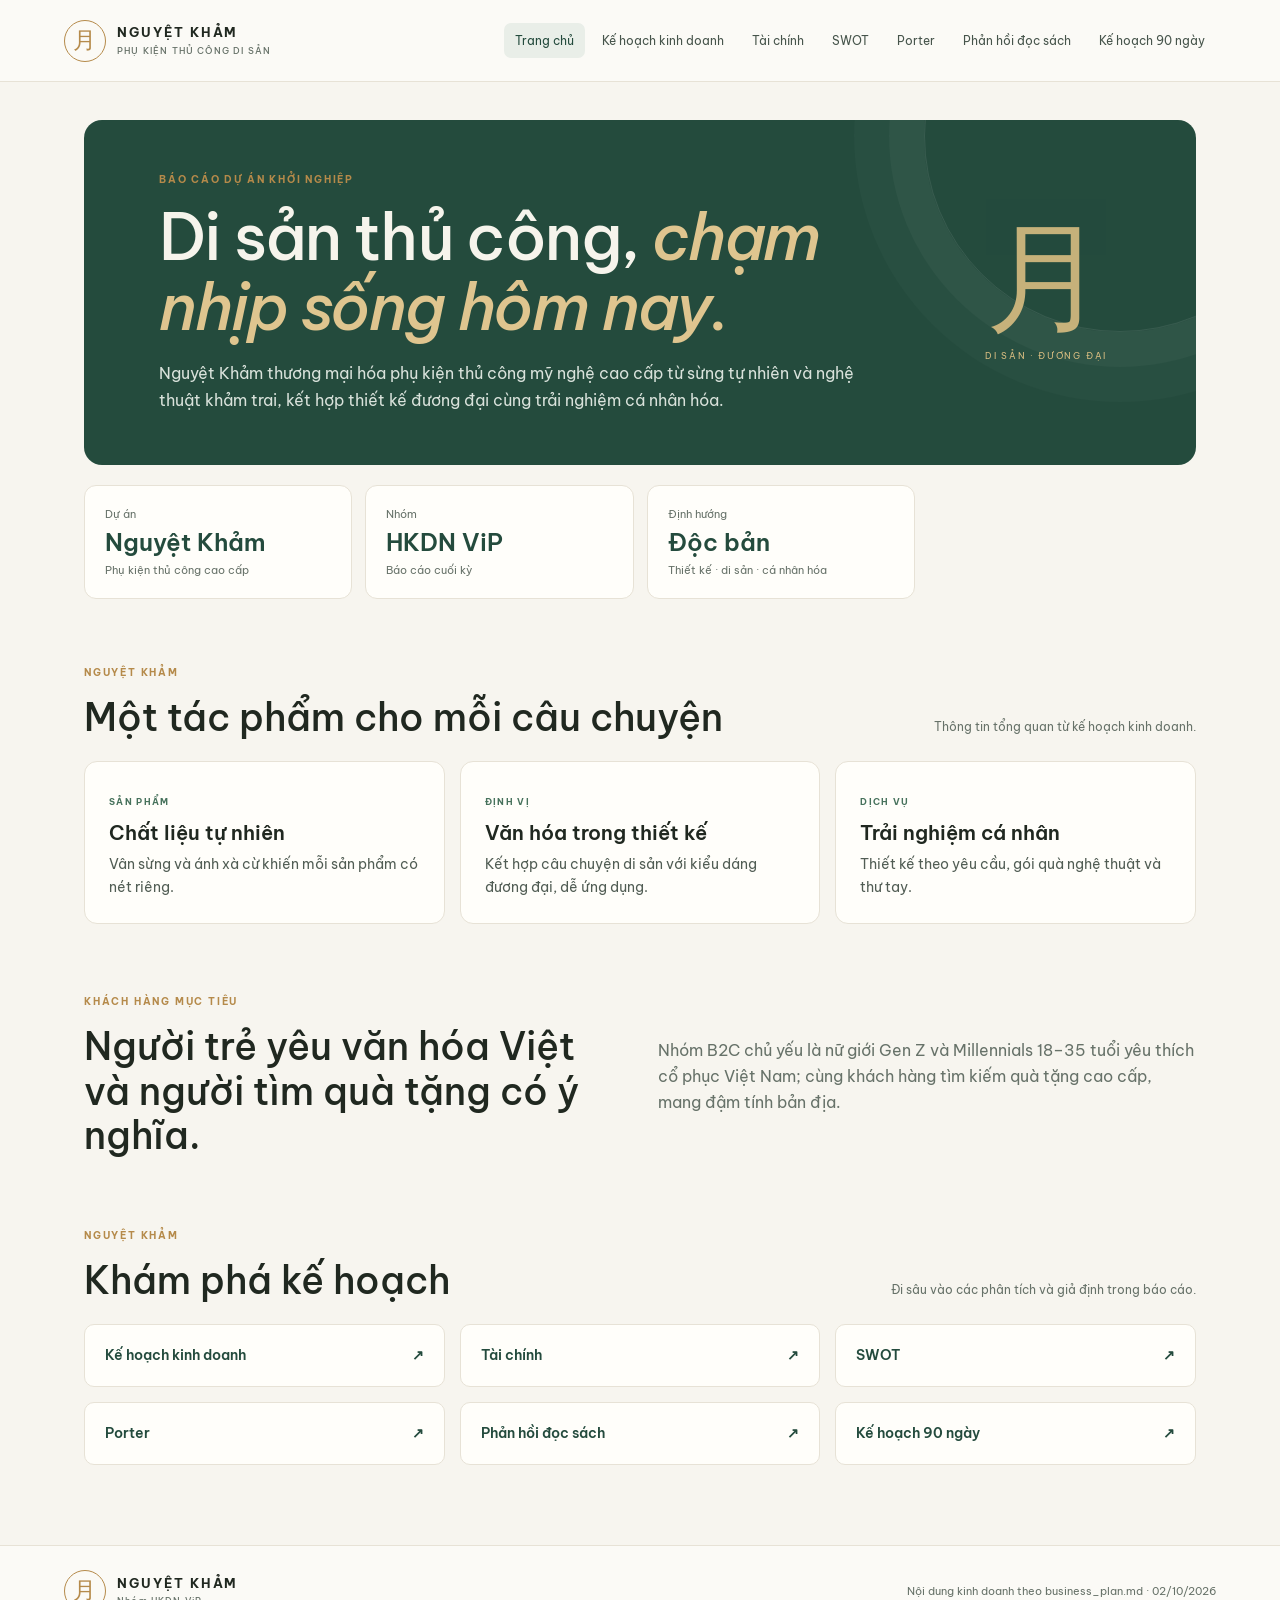
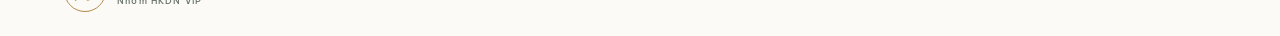
<file: index.html>
<!doctype html><html lang="vi"><head><meta charset="UTF-8"><meta name="viewport" content="width=device-width, initial-scale=1"><meta name="description" content="Dự án phụ kiện thủ công Nguyệt Khảm."><title>Trang chủ — Nguyệt Khảm</title><link rel="stylesheet" href="style.css"></head><body><header class="top"><a class="brand" href="index.html"><span class="seal">月</span><span>NGUYỆT KHẢM<small>PHỤ KIỆN THỦ CÔNG DI SẢN</small></span></a><nav><a class="active" href="index.html">Trang chủ</a><a class="" href="business-plan.html">Kế hoạch kinh doanh</a><a class="" href="financial-analysis.html">Tài chính</a><a class="" href="swot.html">SWOT</a><a class="" href="five-forces.html">Porter</a><a class="" href="reflections.html">Phản hồi đọc sách</a><a class="" href="action-plan.html">Kế hoạch 90 ngày</a></nav></header><main><section class="hero"><div><p class="eyebrow">BÁO CÁO DỰ ÁN KHỞI NGHIỆP</p><h1>Di sản thủ công, <em>chạm nhịp sống hôm nay.</em></h1><p class="lead">Nguyệt Khảm thương mại hóa phụ kiện thủ công mỹ nghệ cao cấp từ sừng tự nhiên và nghệ thuật khảm trai, kết hợp thiết kế đương đại cùng trải nghiệm cá nhân hóa.</p></div><div class="hero-mark"><span>月</span><small>DI SẢN · ĐƯƠNG ĐẠI</small></div></section><section class="metrics"><article><span>Dự án</span><strong>Nguyệt Khảm</strong><small>Phụ kiện thủ công cao cấp</small></article><article><span>Nhóm</span><strong>HKDN ViP</strong><small>Báo cáo cuối kỳ</small></article><article><span>Định hướng</span><strong>Độc bản</strong><small>Thiết kế · di sản · cá nhân hóa</small></article></section><div class="section-head"><div><p class="eyebrow">NGUYỆT KHẢM</p><h2>Một tác phẩm cho mỗi câu chuyện</h2></div><p>Thông tin tổng quan từ kế hoạch kinh doanh.</p></div><div class="grid three"><article class="card"><span class="tag">SẢN PHẨM</span><h3>Chất liệu tự nhiên</h3><p>Vân sừng và ánh xà cừ khiến mỗi sản phẩm có nét riêng.</p></article><article class="card"><span class="tag">ĐỊNH VỊ</span><h3>Văn hóa trong thiết kế</h3><p>Kết hợp câu chuyện di sản với kiểu dáng đương đại, dễ ứng dụng.</p></article><article class="card"><span class="tag">DỊCH VỤ</span><h3>Trải nghiệm cá nhân</h3><p>Thiết kế theo yêu cầu, gói quà nghệ thuật và thư tay.</p></article></div><section class="split"><div><p class="eyebrow">KHÁCH HÀNG MỤC TIÊU</p><h2>Người trẻ yêu văn hóa Việt và người tìm quà tặng có ý nghĩa.</h2></div><p class="lead">Nhóm B2C chủ yếu là nữ giới Gen Z và Millennials 18–35 tuổi yêu thích cổ phục Việt Nam; cùng khách hàng tìm kiếm quà tặng cao cấp, mang đậm tính bản địa.</p></section><div class="section-head"><div><p class="eyebrow">NGUYỆT KHẢM</p><h2>Khám phá kế hoạch</h2></div><p>Đi sâu vào các phân tích và giả định trong báo cáo.</p></div><div class="grid three"><a class="link-card" href="business-plan.html"><span>Kế hoạch kinh doanh</span><b>↗</b></a><a class="link-card" href="financial-analysis.html"><span>Tài chính</span><b>↗</b></a><a class="link-card" href="swot.html"><span>SWOT</span><b>↗</b></a><a class="link-card" href="five-forces.html"><span>Porter</span><b>↗</b></a><a class="link-card" href="reflections.html"><span>Phản hồi đọc sách</span><b>↗</b></a><a class="link-card" href="action-plan.html"><span>Kế hoạch 90 ngày</span><b>↗</b></a></div></main><footer><a class="brand" href="index.html"><span class="seal">月</span><span>NGUYỆT KHẢM<small>Nhóm HKDN ViP</small></span></a><span>Nội dung kinh doanh theo business_plan.md · 02/10/2026</span></footer></body></html>
</file>
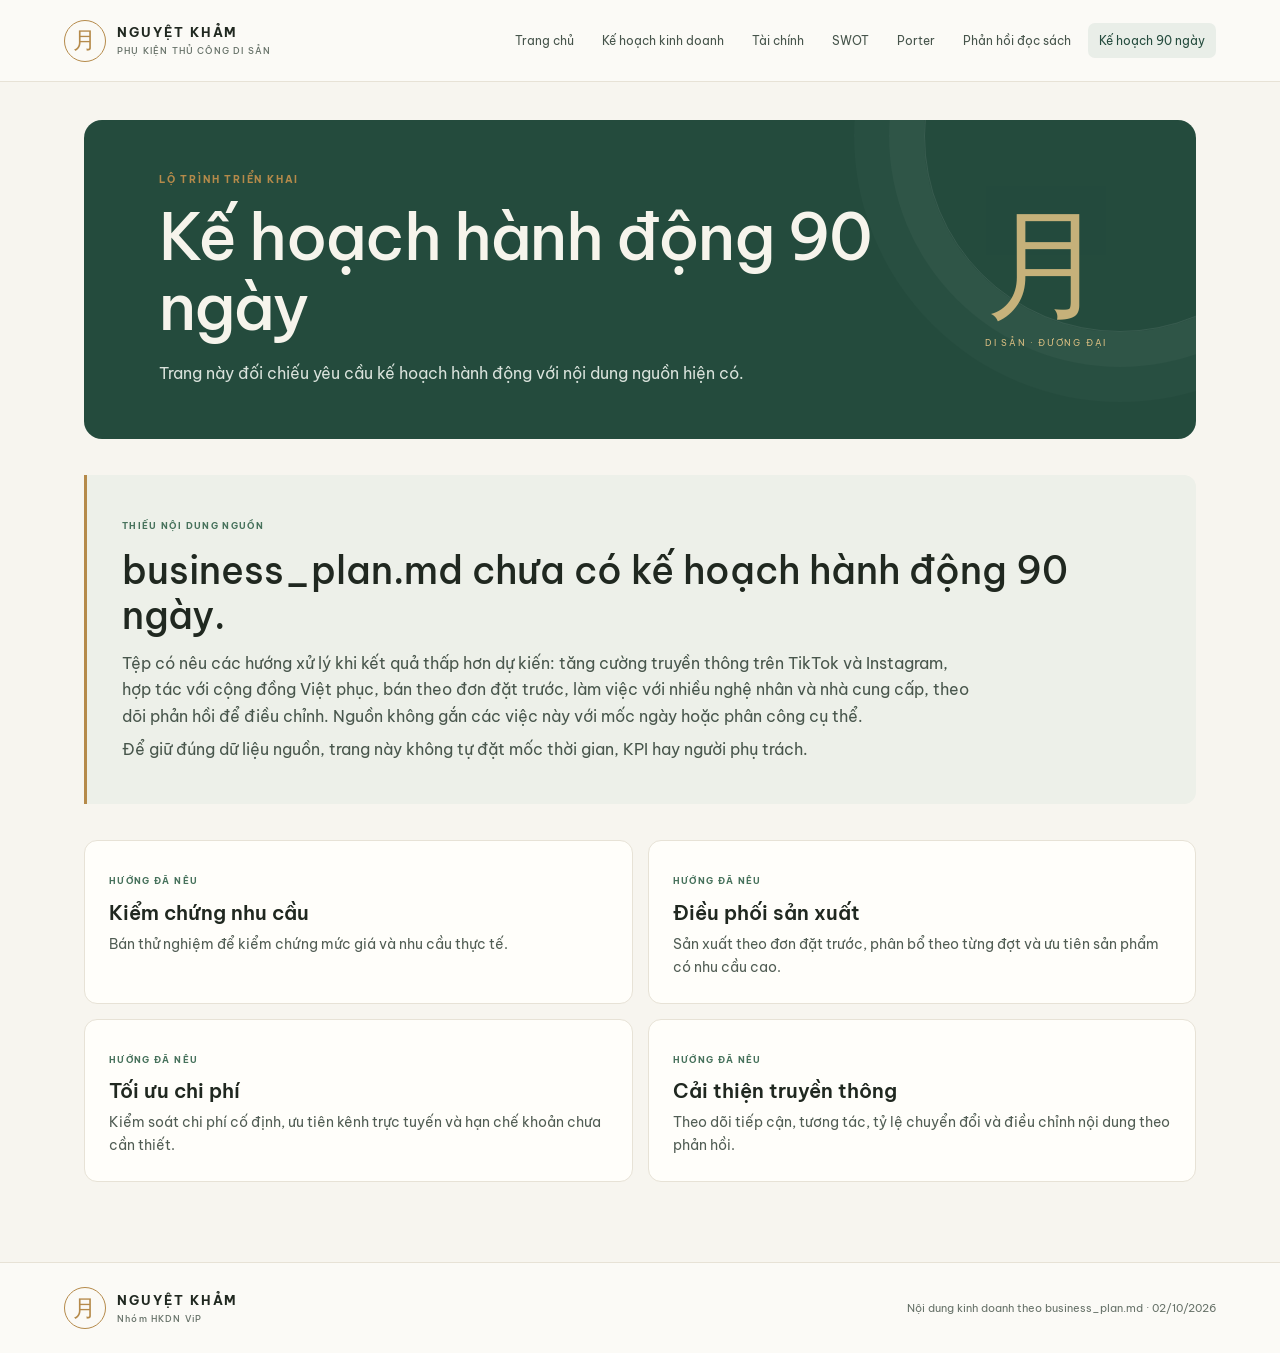
<file: action-plan.html>
<!doctype html><html lang="vi"><head><meta charset="UTF-8"><meta name="viewport" content="width=device-width, initial-scale=1"><meta name="description" content="Nguồn Markdown chưa có kế hoạch hành động 90 ngày."><title>Kế hoạch hành động 90 ngày — Nguyệt Khảm</title><link rel="stylesheet" href="style.css"></head><body><header class="top"><a class="brand" href="index.html"><span class="seal">月</span><span>NGUYỆT KHẢM<small>PHỤ KIỆN THỦ CÔNG DI SẢN</small></span></a><nav><a class="" href="index.html">Trang chủ</a><a class="" href="business-plan.html">Kế hoạch kinh doanh</a><a class="" href="financial-analysis.html">Tài chính</a><a class="" href="swot.html">SWOT</a><a class="" href="five-forces.html">Porter</a><a class="" href="reflections.html">Phản hồi đọc sách</a><a class="active" href="action-plan.html">Kế hoạch 90 ngày</a></nav></header><main><section class="hero"><div><p class="eyebrow">LỘ TRÌNH TRIỂN KHAI</p><h1>Kế hoạch hành động 90 ngày</h1><p class="lead">Trang này đối chiếu yêu cầu kế hoạch hành động với nội dung nguồn hiện có.</p></div><div class="hero-mark"><span>月</span><small>DI SẢN · ĐƯƠNG ĐẠI</small></div></section><section class="callout missing"><span class="tag">THIẾU NỘI DUNG NGUỒN</span><h2>business_plan.md chưa có kế hoạch hành động 90 ngày.</h2><p>Tệp có nêu các hướng xử lý khi kết quả thấp hơn dự kiến: tăng cường truyền thông trên TikTok và Instagram, hợp tác với cộng đồng Việt phục, bán theo đơn đặt trước, làm việc với nhiều nghệ nhân và nhà cung cấp, theo dõi phản hồi để điều chỉnh. Nguồn không gắn các việc này với mốc ngày hoặc phân công cụ thể.</p><p>Để giữ đúng dữ liệu nguồn, trang này không tự đặt mốc thời gian, KPI hay người phụ trách.</p></section><div class="grid two"><article class="card"><span class="tag">HƯỚNG ĐÃ NÊU</span><h3>Kiểm chứng nhu cầu</h3><p>Bán thử nghiệm để kiểm chứng mức giá và nhu cầu thực tế.</p></article><article class="card"><span class="tag">HƯỚNG ĐÃ NÊU</span><h3>Điều phối sản xuất</h3><p>Sản xuất theo đơn đặt trước, phân bổ theo từng đợt và ưu tiên sản phẩm có nhu cầu cao.</p></article><article class="card"><span class="tag">HƯỚNG ĐÃ NÊU</span><h3>Tối ưu chi phí</h3><p>Kiểm soát chi phí cố định, ưu tiên kênh trực tuyến và hạn chế khoản chưa cần thiết.</p></article><article class="card"><span class="tag">HƯỚNG ĐÃ NÊU</span><h3>Cải thiện truyền thông</h3><p>Theo dõi tiếp cận, tương tác, tỷ lệ chuyển đổi và điều chỉnh nội dung theo phản hồi.</p></article></div></main><footer><a class="brand" href="index.html"><span class="seal">月</span><span>NGUYỆT KHẢM<small>Nhóm HKDN ViP</small></span></a><span>Nội dung kinh doanh theo business_plan.md · 02/10/2026</span></footer></body></html>
</file>
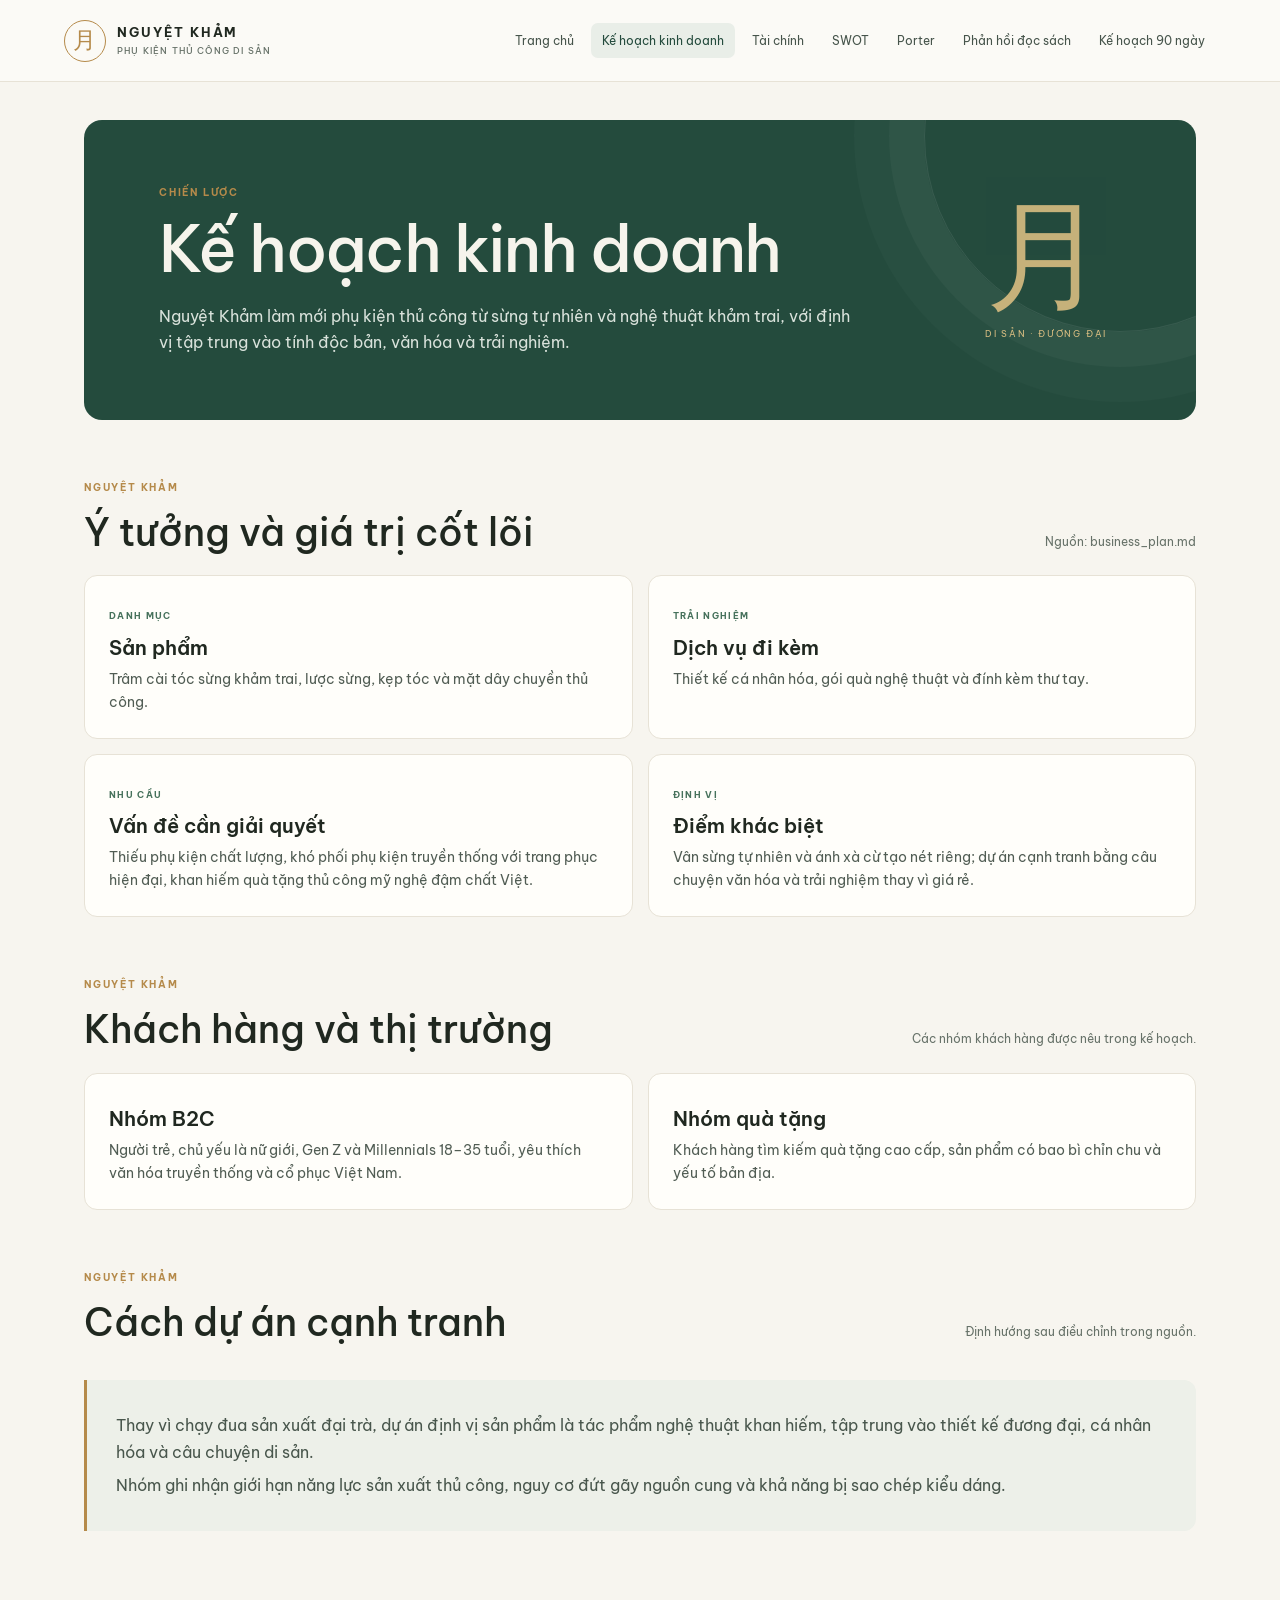
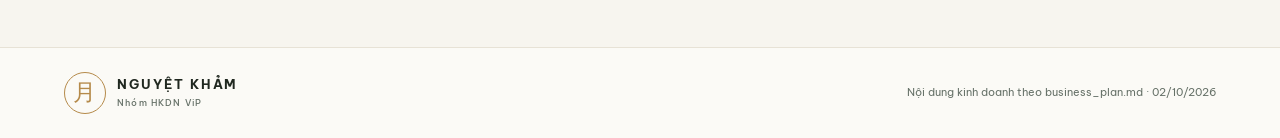
<file: business-plan.html>
<!doctype html><html lang="vi"><head><meta charset="UTF-8"><meta name="viewport" content="width=device-width, initial-scale=1"><meta name="description" content="Kế hoạch kinh doanh dự án Nguyệt Khảm."><title>Kế hoạch kinh doanh — Nguyệt Khảm</title><link rel="stylesheet" href="style.css"></head><body><header class="top"><a class="brand" href="index.html"><span class="seal">月</span><span>NGUYỆT KHẢM<small>PHỤ KIỆN THỦ CÔNG DI SẢN</small></span></a><nav><a class="" href="index.html">Trang chủ</a><a class="active" href="business-plan.html">Kế hoạch kinh doanh</a><a class="" href="financial-analysis.html">Tài chính</a><a class="" href="swot.html">SWOT</a><a class="" href="five-forces.html">Porter</a><a class="" href="reflections.html">Phản hồi đọc sách</a><a class="" href="action-plan.html">Kế hoạch 90 ngày</a></nav></header><main><section class="hero"><div><p class="eyebrow">CHIẾN LƯỢC</p><h1>Kế hoạch kinh doanh</h1><p class="lead">Nguyệt Khảm làm mới phụ kiện thủ công từ sừng tự nhiên và nghệ thuật khảm trai, với định vị tập trung vào tính độc bản, văn hóa và trải nghiệm.</p></div><div class="hero-mark"><span>月</span><small>DI SẢN · ĐƯƠNG ĐẠI</small></div></section><div class="section-head"><div><p class="eyebrow">NGUYỆT KHẢM</p><h2>Ý tưởng và giá trị cốt lõi</h2></div><p>Nguồn: business_plan.md</p></div><div class="grid two"><article class="card"><span class="tag">DANH MỤC</span><h3>Sản phẩm</h3><p>Trâm cài tóc sừng khảm trai, lược sừng, kẹp tóc và mặt dây chuyền thủ công.</p></article><article class="card"><span class="tag">TRẢI NGHIỆM</span><h3>Dịch vụ đi kèm</h3><p>Thiết kế cá nhân hóa, gói quà nghệ thuật và đính kèm thư tay.</p></article><article class="card"><span class="tag">NHU CẦU</span><h3>Vấn đề cần giải quyết</h3><p>Thiếu phụ kiện chất lượng, khó phối phụ kiện truyền thống với trang phục hiện đại, khan hiếm quà tặng thủ công mỹ nghệ đậm chất Việt.</p></article><article class="card"><span class="tag">ĐỊNH VỊ</span><h3>Điểm khác biệt</h3><p>Vân sừng tự nhiên và ánh xà cừ tạo nét riêng; dự án cạnh tranh bằng câu chuyện văn hóa và trải nghiệm thay vì giá rẻ.</p></article></div><div class="section-head"><div><p class="eyebrow">NGUYỆT KHẢM</p><h2>Khách hàng và thị trường</h2></div><p>Các nhóm khách hàng được nêu trong kế hoạch.</p></div><div class="grid two"><article class="card"><h3>Nhóm B2C</h3><p>Người trẻ, chủ yếu là nữ giới, Gen Z và Millennials 18–35 tuổi, yêu thích văn hóa truyền thống và cổ phục Việt Nam.</p></article><article class="card"><h3>Nhóm quà tặng</h3><p>Khách hàng tìm kiếm quà tặng cao cấp, sản phẩm có bao bì chỉn chu và yếu tố bản địa.</p></article></div><div class="section-head"><div><p class="eyebrow">NGUYỆT KHẢM</p><h2>Cách dự án cạnh tranh</h2></div><p>Định hướng sau điều chỉnh trong nguồn.</p></div><div class="callout"><p>Thay vì chạy đua sản xuất đại trà, dự án định vị sản phẩm là tác phẩm nghệ thuật khan hiếm, tập trung vào thiết kế đương đại, cá nhân hóa và câu chuyện di sản.</p><p>Nhóm ghi nhận giới hạn năng lực sản xuất thủ công, nguy cơ đứt gãy nguồn cung và khả năng bị sao chép kiểu dáng.</p></div></main><footer><a class="brand" href="index.html"><span class="seal">月</span><span>NGUYỆT KHẢM<small>Nhóm HKDN ViP</small></span></a><span>Nội dung kinh doanh theo business_plan.md · 02/10/2026</span></footer></body></html>
</file>
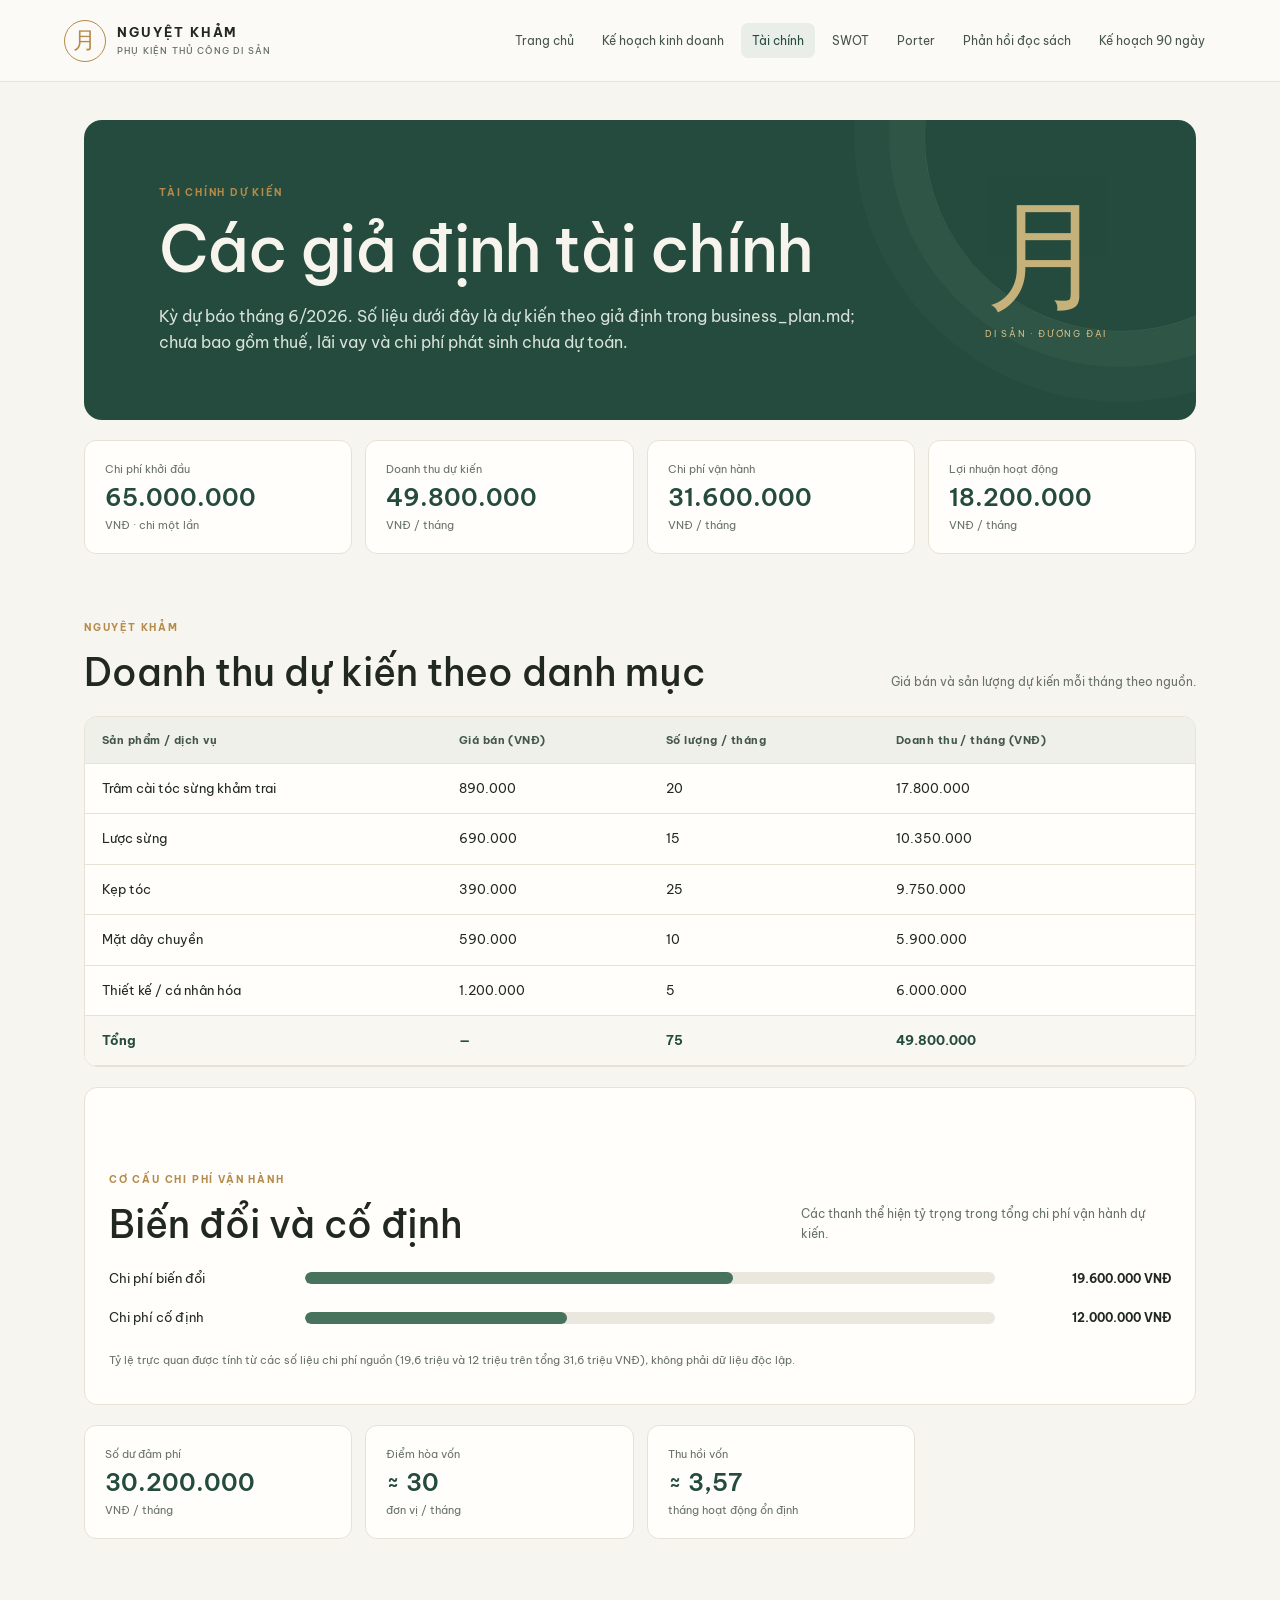
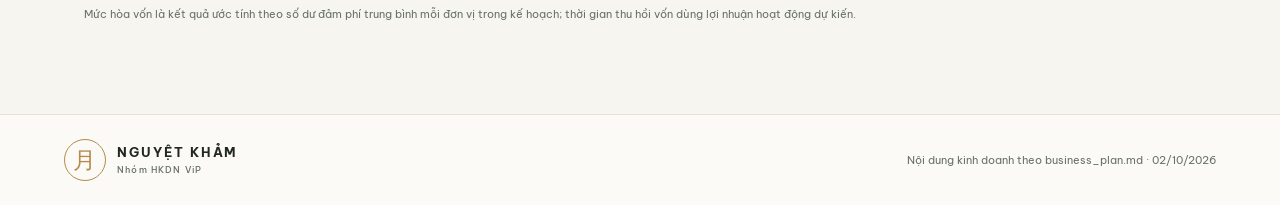
<file: financial-analysis.html>
<!doctype html><html lang="vi"><head><meta charset="UTF-8"><meta name="viewport" content="width=device-width, initial-scale=1"><meta name="description" content="Các giả định tài chính và dự báo của Nguyệt Khảm."><title>Phân tích tài chính — Nguyệt Khảm</title><link rel="stylesheet" href="style.css"></head><body><header class="top"><a class="brand" href="index.html"><span class="seal">月</span><span>NGUYỆT KHẢM<small>PHỤ KIỆN THỦ CÔNG DI SẢN</small></span></a><nav><a class="" href="index.html">Trang chủ</a><a class="" href="business-plan.html">Kế hoạch kinh doanh</a><a class="active" href="financial-analysis.html">Tài chính</a><a class="" href="swot.html">SWOT</a><a class="" href="five-forces.html">Porter</a><a class="" href="reflections.html">Phản hồi đọc sách</a><a class="" href="action-plan.html">Kế hoạch 90 ngày</a></nav></header><main><section class="hero"><div><p class="eyebrow">TÀI CHÍNH DỰ KIẾN</p><h1>Các giả định tài chính</h1><p class="lead">Kỳ dự báo tháng 6/2026. Số liệu dưới đây là dự kiến theo giả định trong business_plan.md; chưa bao gồm thuế, lãi vay và chi phí phát sinh chưa dự toán.</p></div><div class="hero-mark"><span>月</span><small>DI SẢN · ĐƯƠNG ĐẠI</small></div></section><section class="metrics"><article><span>Chi phí khởi đầu</span><strong>65.000.000</strong><small>VNĐ · chi một lần</small></article><article><span>Doanh thu dự kiến</span><strong>49.800.000</strong><small>VNĐ / tháng</small></article><article><span>Chi phí vận hành</span><strong>31.600.000</strong><small>VNĐ / tháng</small></article><article><span>Lợi nhuận hoạt động</span><strong>18.200.000</strong><small>VNĐ / tháng</small></article></section><div class="section-head"><div><p class="eyebrow">NGUYỆT KHẢM</p><h2>Doanh thu dự kiến theo danh mục</h2></div><p>Giá bán và sản lượng dự kiến mỗi tháng theo nguồn.</p></div><div class="table-wrap"><table><thead><tr><th>Sản phẩm / dịch vụ</th><th>Giá bán (VNĐ)</th><th>Số lượng / tháng</th><th>Doanh thu / tháng (VNĐ)</th></tr></thead><tbody><tr><td>Trâm cài tóc sừng khảm trai</td><td>890.000</td><td>20</td><td>17.800.000</td></tr><tr><td>Lược sừng</td><td>690.000</td><td>15</td><td>10.350.000</td></tr><tr><td>Kẹp tóc</td><td>390.000</td><td>25</td><td>9.750.000</td></tr><tr><td>Mặt dây chuyền</td><td>590.000</td><td>10</td><td>5.900.000</td></tr><tr><td>Thiết kế / cá nhân hóa</td><td>1.200.000</td><td>5</td><td>6.000.000</td></tr><tr class="total"><td>Tổng</td><td>—</td><td>75</td><td>49.800.000</td></tr></tbody></table></div><div class="chart-card"><div class="section-head"><div><p class="eyebrow">CƠ CẤU CHI PHÍ VẬN HÀNH</p><h2>Biến đổi và cố định</h2></div><p>Các thanh thể hiện tỷ trọng trong tổng chi phí vận hành dự kiến.</p></div><div class="bar-row"><span>Chi phí biến đổi</span><div class="bar"><i style="width:62%"></i></div><b>19.600.000 VNĐ</b></div><div class="bar-row"><span>Chi phí cố định</span><div class="bar"><i style="width:38%"></i></div><b>12.000.000 VNĐ</b></div><p class="note">Tỷ lệ trực quan được tính từ các số liệu chi phí nguồn (19,6 triệu và 12 triệu trên tổng 31,6 triệu VNĐ), không phải dữ liệu độc lập.</p></div><section class="metrics"><article><span>Số dư đảm phí</span><strong>30.200.000</strong><small>VNĐ / tháng</small></article><article><span>Điểm hòa vốn</span><strong>≈ 30</strong><small>đơn vị / tháng</small></article><article><span>Thu hồi vốn</span><strong>≈ 3,57</strong><small>tháng hoạt động ổn định</small></article></section><p class="note">Mức hòa vốn là kết quả ước tính theo số dư đảm phí trung bình mỗi đơn vị trong kế hoạch; thời gian thu hồi vốn dùng lợi nhuận hoạt động dự kiến.</p></main><footer><a class="brand" href="index.html"><span class="seal">月</span><span>NGUYỆT KHẢM<small>Nhóm HKDN ViP</small></span></a><span>Nội dung kinh doanh theo business_plan.md · 02/10/2026</span></footer></body></html>
</file>
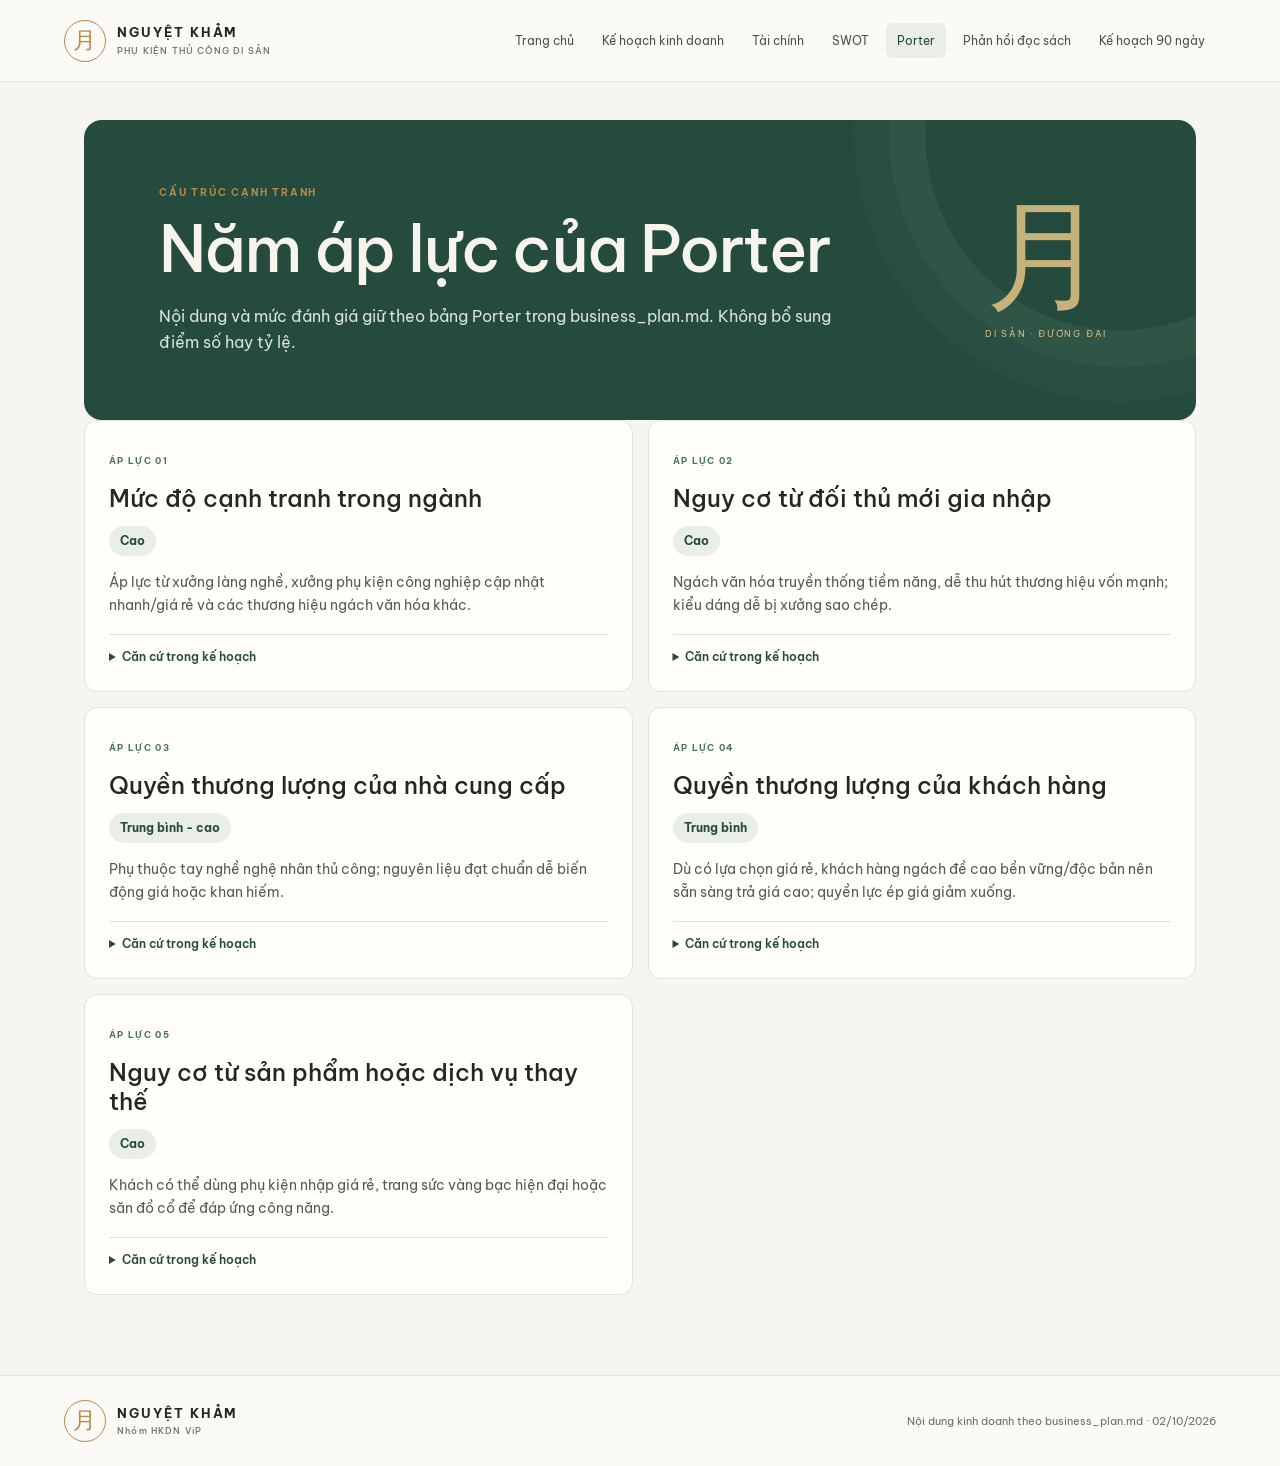
<file: five-forces.html>
<!doctype html><html lang="vi"><head><meta charset="UTF-8"><meta name="viewport" content="width=device-width, initial-scale=1"><meta name="description" content="Năm áp lực cạnh tranh theo business_plan.md."><title>Năm áp lực Porter — Nguyệt Khảm</title><link rel="stylesheet" href="style.css"></head><body><header class="top"><a class="brand" href="index.html"><span class="seal">月</span><span>NGUYỆT KHẢM<small>PHỤ KIỆN THỦ CÔNG DI SẢN</small></span></a><nav><a class="" href="index.html">Trang chủ</a><a class="" href="business-plan.html">Kế hoạch kinh doanh</a><a class="" href="financial-analysis.html">Tài chính</a><a class="" href="swot.html">SWOT</a><a class="active" href="five-forces.html">Porter</a><a class="" href="reflections.html">Phản hồi đọc sách</a><a class="" href="action-plan.html">Kế hoạch 90 ngày</a></nav></header><main><section class="hero"><div><p class="eyebrow">CẤU TRÚC CẠNH TRANH</p><h1>Năm áp lực của Porter</h1><p class="lead">Nội dung và mức đánh giá giữ theo bảng Porter trong business_plan.md. Không bổ sung điểm số hay tỷ lệ.</p></div><div class="hero-mark"><span>月</span><small>DI SẢN · ĐƯƠNG ĐẠI</small></div></section><div class="grid two porter"><article class="card force"><span class="tag">ÁP LỰC 01</span><h2>Mức độ cạnh tranh trong ngành</h2><span class="rating">Cao</span><p>Áp lực từ xưởng làng nghề, xưởng phụ kiện công nghiệp cập nhật nhanh/giá rẻ và các thương hiệu ngách văn hóa khác.</p><details><summary>Căn cứ trong kế hoạch</summary><p>Báo cáo thị trường Alibaba Việt Nam (2025): ngành thủ công mỹ nghệ chịu cạnh tranh từ phụ kiện công nghiệp giá rẻ, sản xuất hàng loạt.</p></details></article><article class="card force"><span class="tag">ÁP LỰC 02</span><h2>Nguy cơ từ đối thủ mới gia nhập</h2><span class="rating">Cao</span><p>Ngách văn hóa truyền thống tiềm năng, dễ thu hút thương hiệu vốn mạnh; kiểu dáng dễ bị xưởng sao chép.</p><details><summary>Căn cứ trong kế hoạch</summary><p>Báo Dân Việt (2026): cảnh báo tình trạng làm nhái, sao chép kiểu dáng sản phẩm làng nghề/OCOP.</p></details></article><article class="card force"><span class="tag">ÁP LỰC 03</span><h2>Quyền thương lượng của nhà cung cấp</h2><span class="rating">Trung bình - cao</span><p>Phụ thuộc tay nghề nghệ nhân thủ công; nguyên liệu đạt chuẩn dễ biến động giá hoặc khan hiếm.</p><details><summary>Căn cứ trong kế hoạch</summary><p>Báo Nhân Dân (2026): thiếu hụt nhân lực trẻ tại làng nghề làm giảm nguồn cung chế tác thủ công.</p></details></article><article class="card force"><span class="tag">ÁP LỰC 04</span><h2>Quyền thương lượng của khách hàng</h2><span class="rating">Trung bình</span><p>Dù có lựa chọn giá rẻ, khách hàng ngách đề cao bền vững/độc bản nên sẵn sàng trả giá cao; quyền lực ép giá giảm xuống.</p><details><summary>Căn cứ trong kế hoạch</summary><p>PwC Việt Nam: nguồn trong kế hoạch nêu 96% người tiêu dùng Việt Nam sẵn sàng trả cao hơn cho sản phẩm bền vững và thương hiệu có đạo đức, câu chuyện rõ ràng.</p></details></article><article class="card force"><span class="tag">ÁP LỰC 05</span><h2>Nguy cơ từ sản phẩm hoặc dịch vụ thay thế</h2><span class="rating">Cao</span><p>Khách có thể dùng phụ kiện nhập giá rẻ, trang sức vàng bạc hiện đại hoặc săn đồ cổ để đáp ứng công năng.</p><details><summary>Căn cứ trong kế hoạch</summary><p>MISA eShop (2025): phụ kiện nhựa, hợp kim nhập qua 1688, Taobao có giá sỉ 10.000đ–25.000đ theo kế hoạch.</p></details></article></div></main><footer><a class="brand" href="index.html"><span class="seal">月</span><span>NGUYỆT KHẢM<small>Nhóm HKDN ViP</small></span></a><span>Nội dung kinh doanh theo business_plan.md · 02/10/2026</span></footer></body></html>
</file>
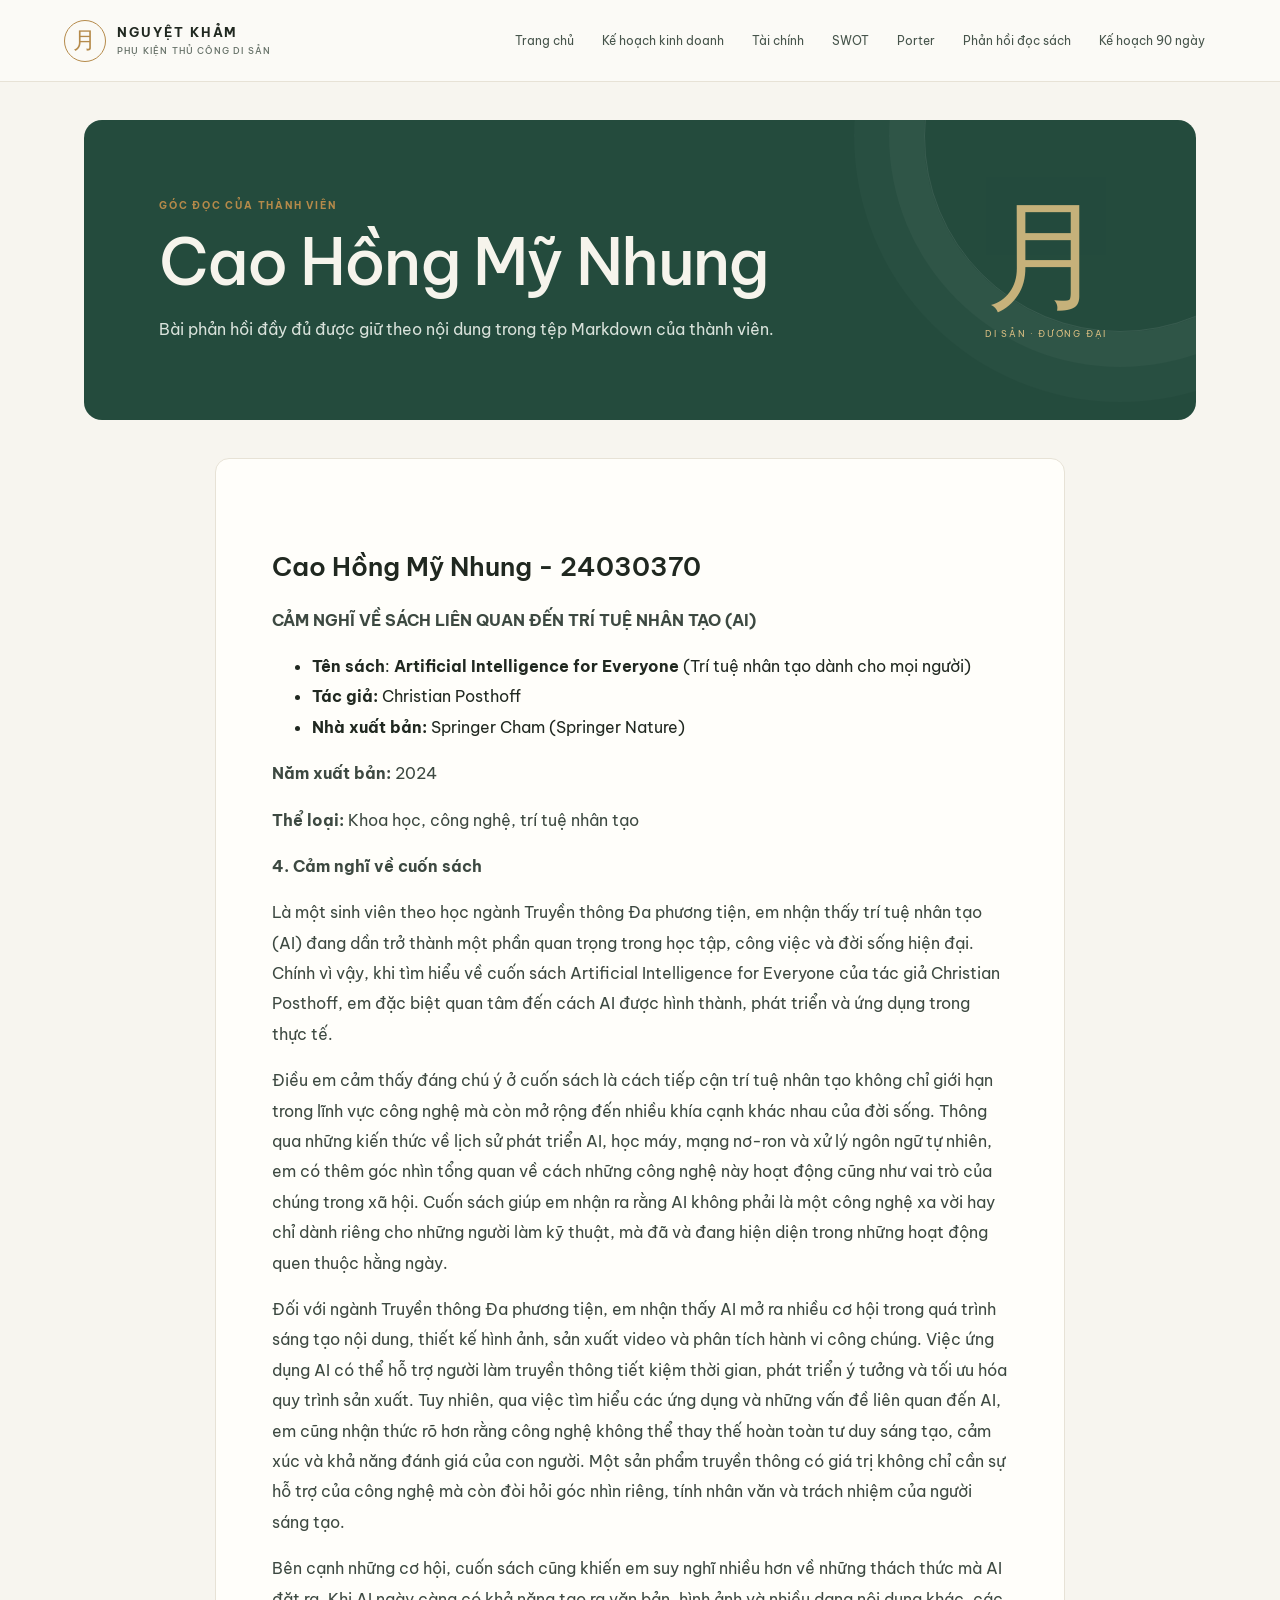
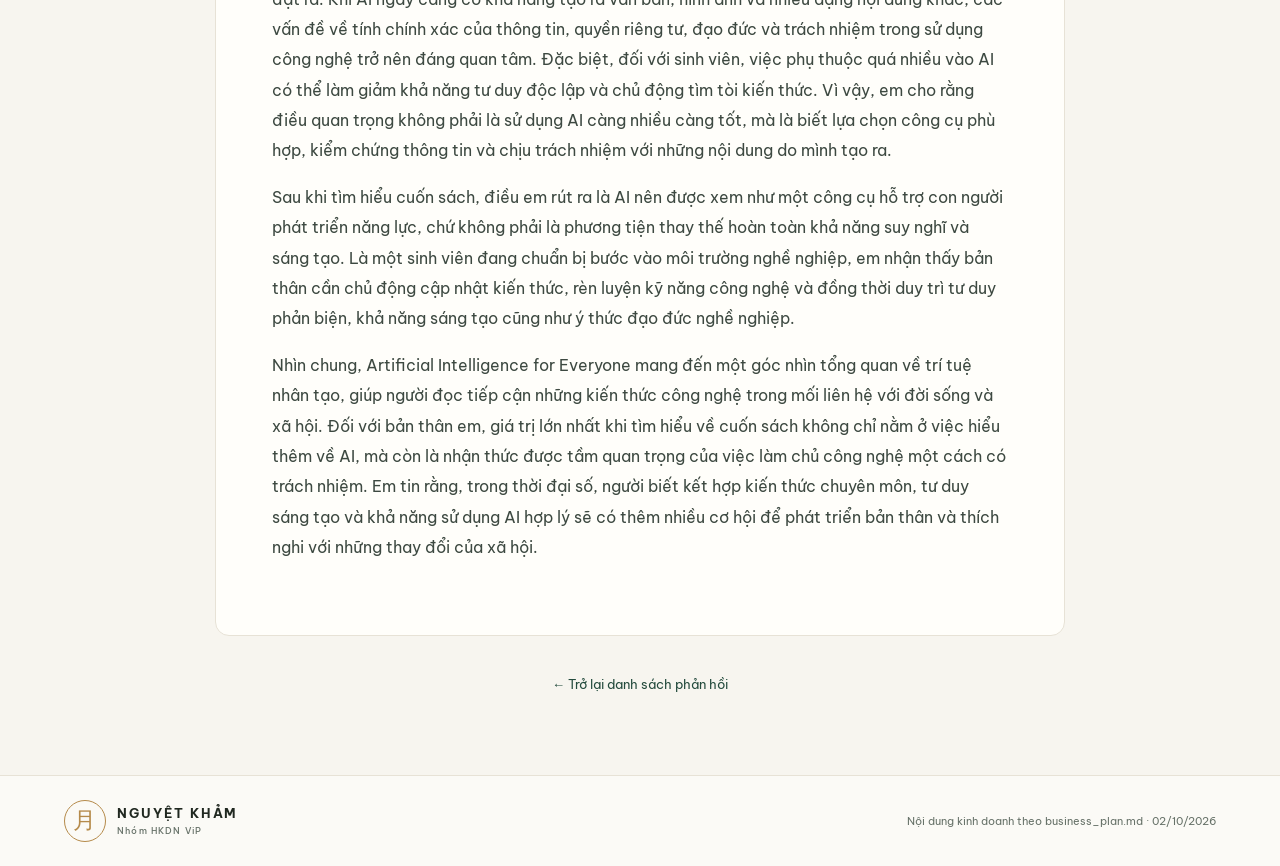
<file: reflection-cao-hong-my-nhung-24030370.html>
<!doctype html><html lang="vi"><head><meta charset="UTF-8"><meta name="viewport" content="width=device-width, initial-scale=1"><meta name="description" content="Bài phản hồi đọc sách của Cao Hồng Mỹ Nhung."><title>Phản hồi của Cao Hồng Mỹ Nhung — Nguyệt Khảm</title><link rel="stylesheet" href="style.css"></head><body><header class="top"><a class="brand" href="index.html"><span class="seal">月</span><span>NGUYỆT KHẢM<small>PHỤ KIỆN THỦ CÔNG DI SẢN</small></span></a><nav><a class="" href="index.html">Trang chủ</a><a class="" href="business-plan.html">Kế hoạch kinh doanh</a><a class="" href="financial-analysis.html">Tài chính</a><a class="" href="swot.html">SWOT</a><a class="" href="five-forces.html">Porter</a><a class="" href="reflections.html">Phản hồi đọc sách</a><a class="" href="action-plan.html">Kế hoạch 90 ngày</a></nav></header><main><section class="hero"><div><p class="eyebrow">GÓC ĐỌC CỦA THÀNH VIÊN</p><h1>Cao Hồng Mỹ Nhung</h1><p class="lead">Bài phản hồi đầy đủ được giữ theo nội dung trong tệp Markdown của thành viên.</p></div><div class="hero-mark"><span>月</span><small>DI SẢN · ĐƯƠNG ĐẠI</small></div></section><article class="reflection full"><h2>Cao Hồng Mỹ Nhung - 24030370</h2>
<p><strong>CẢM NGHĨ VỀ SÁCH LIÊN QUAN ĐẾN TRÍ TUỆ NHÂN TẠO (AI)</strong></p>
<ul>
<li><strong>Tên sách</strong>: <strong>Artificial Intelligence for Everyone</strong> (Trí tuệ nhân tạo dành cho mọi người)</li>
<li><strong>Tác giả:</strong> Christian Posthoff</li>
<li><strong>Nhà xuất bản:</strong> Springer Cham (Springer Nature)</li>
</ul>
<p><strong>Năm xuất bản:</strong> 2024</p>
<p><strong>Thể loại:</strong> Khoa học, công nghệ, trí tuệ nhân tạo</p>
<p><strong>4. Cảm nghĩ về cuốn sách</strong></p>
<p>Là một sinh viên theo học ngành Truyền thông Đa phương tiện, em nhận thấy trí tuệ nhân tạo (AI) đang dần trở thành một phần quan trọng trong học tập, công việc và đời sống hiện đại. Chính vì vậy, khi tìm hiểu về cuốn sách Artificial Intelligence for Everyone của tác giả Christian Posthoff, em đặc biệt quan tâm đến cách AI được hình thành, phát triển và ứng dụng trong thực tế.</p>
<p>Điều em cảm thấy đáng chú ý ở cuốn sách là cách tiếp cận trí tuệ nhân tạo không chỉ giới hạn trong lĩnh vực công nghệ mà còn mở rộng đến nhiều khía cạnh khác nhau của đời sống. Thông qua những kiến thức về lịch sử phát triển AI, học máy, mạng nơ-ron và xử lý ngôn ngữ tự nhiên, em có thêm góc nhìn tổng quan về cách những công nghệ này hoạt động cũng như vai trò của chúng trong xã hội. Cuốn sách giúp em nhận ra rằng AI không phải là một công nghệ xa vời hay chỉ dành riêng cho những người làm kỹ thuật, mà đã và đang hiện diện trong những hoạt động quen thuộc hằng ngày.</p>
<p>Đối với ngành Truyền thông Đa phương tiện, em nhận thấy AI mở ra nhiều cơ hội trong quá trình sáng tạo nội dung, thiết kế hình ảnh, sản xuất video và phân tích hành vi công chúng. Việc ứng dụng AI có thể hỗ trợ người làm truyền thông tiết kiệm thời gian, phát triển ý tưởng và tối ưu hóa quy trình sản xuất. Tuy nhiên, qua việc tìm hiểu các ứng dụng và những vấn đề liên quan đến AI, em cũng nhận thức rõ hơn rằng công nghệ không thể thay thế hoàn toàn tư duy sáng tạo, cảm xúc và khả năng đánh giá của con người. Một sản phẩm truyền thông có giá trị không chỉ cần sự hỗ trợ của công nghệ mà còn đòi hỏi góc nhìn riêng, tính nhân văn và trách nhiệm của người sáng tạo.</p>
<p>Bên cạnh những cơ hội, cuốn sách cũng khiến em suy nghĩ nhiều hơn về những thách thức mà AI đặt ra. Khi AI ngày càng có khả năng tạo ra văn bản, hình ảnh và nhiều dạng nội dung khác, các vấn đề về tính chính xác của thông tin, quyền riêng tư, đạo đức và trách nhiệm trong sử dụng công nghệ trở nên đáng quan tâm. Đặc biệt, đối với sinh viên, việc phụ thuộc quá nhiều vào AI có thể làm giảm khả năng tư duy độc lập và chủ động tìm tòi kiến thức. Vì vậy, em cho rằng điều quan trọng không phải là sử dụng AI càng nhiều càng tốt, mà là biết lựa chọn công cụ phù hợp, kiểm chứng thông tin và chịu trách nhiệm với những nội dung do mình tạo ra.</p>
<p>Sau khi tìm hiểu cuốn sách, điều em rút ra là AI nên được xem như một công cụ hỗ trợ con người phát triển năng lực, chứ không phải là phương tiện thay thế hoàn toàn khả năng suy nghĩ và sáng tạo. Là một sinh viên đang chuẩn bị bước vào môi trường nghề nghiệp, em nhận thấy bản thân cần chủ động cập nhật kiến thức, rèn luyện kỹ năng công nghệ và đồng thời duy trì tư duy phản biện, khả năng sáng tạo cũng như ý thức đạo đức nghề nghiệp.</p>
<p>Nhìn chung, Artificial Intelligence for Everyone mang đến một góc nhìn tổng quan về trí tuệ nhân tạo, giúp người đọc tiếp cận những kiến thức công nghệ trong mối liên hệ với đời sống và xã hội. Đối với bản thân em, giá trị lớn nhất khi tìm hiểu về cuốn sách không chỉ nằm ở việc hiểu thêm về AI, mà còn là nhận thức được tầm quan trọng của việc làm chủ công nghệ một cách có trách nhiệm. Em tin rằng, trong thời đại số, người biết kết hợp kiến thức chuyên môn, tư duy sáng tạo và khả năng sử dụng AI hợp lý sẽ có thêm nhiều cơ hội để phát triển bản thân và thích nghi với những thay đổi của xã hội.</p></article><a class="back" href="reflections.html">← Trở lại danh sách phản hồi</a></main><footer><a class="brand" href="index.html"><span class="seal">月</span><span>NGUYỆT KHẢM<small>Nhóm HKDN ViP</small></span></a><span>Nội dung kinh doanh theo business_plan.md · 02/10/2026</span></footer></body></html>
</file>
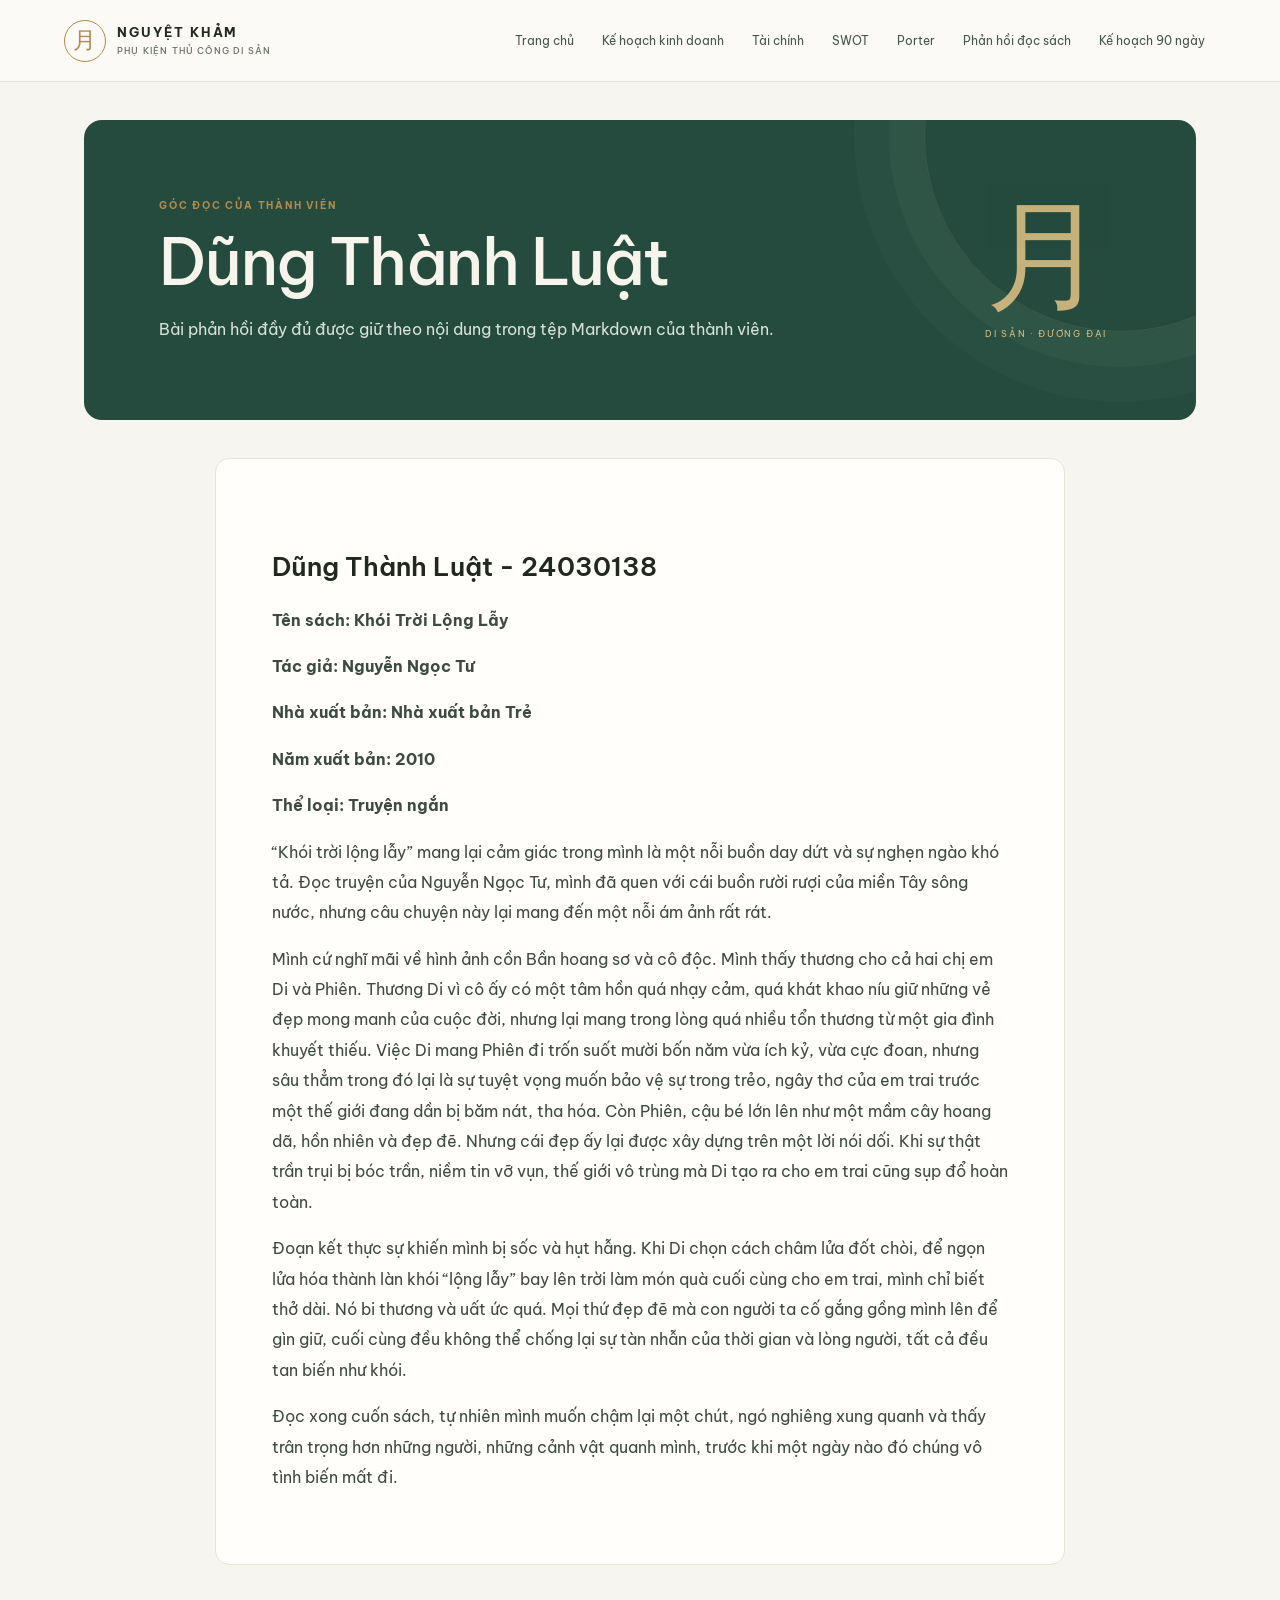
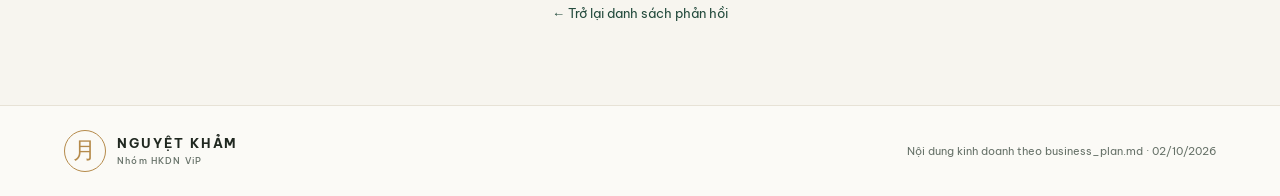
<file: reflection-dung-thanh-luat-24030138.html>
<!doctype html><html lang="vi"><head><meta charset="UTF-8"><meta name="viewport" content="width=device-width, initial-scale=1"><meta name="description" content="Bài phản hồi đọc sách của Dũng Thành Luật."><title>Phản hồi của Dũng Thành Luật — Nguyệt Khảm</title><link rel="stylesheet" href="style.css"></head><body><header class="top"><a class="brand" href="index.html"><span class="seal">月</span><span>NGUYỆT KHẢM<small>PHỤ KIỆN THỦ CÔNG DI SẢN</small></span></a><nav><a class="" href="index.html">Trang chủ</a><a class="" href="business-plan.html">Kế hoạch kinh doanh</a><a class="" href="financial-analysis.html">Tài chính</a><a class="" href="swot.html">SWOT</a><a class="" href="five-forces.html">Porter</a><a class="" href="reflections.html">Phản hồi đọc sách</a><a class="" href="action-plan.html">Kế hoạch 90 ngày</a></nav></header><main><section class="hero"><div><p class="eyebrow">GÓC ĐỌC CỦA THÀNH VIÊN</p><h1>Dũng Thành Luật</h1><p class="lead">Bài phản hồi đầy đủ được giữ theo nội dung trong tệp Markdown của thành viên.</p></div><div class="hero-mark"><span>月</span><small>DI SẢN · ĐƯƠNG ĐẠI</small></div></section><article class="reflection full"><h2>Dũng Thành Luật - 24030138</h2>
<p><strong>Tên sách: Khói Trời Lộng Lẫy</strong></p>
<p><strong>Tác giả: Nguyễn Ngọc Tư</strong></p>
<p><strong>Nhà xuất bản: Nhà xuất bản Trẻ</strong></p>
<p><strong>Năm xuất bản: 2010</strong></p>
<p><strong>Thể loại: Truyện ngắn</strong></p>
<p>“Khói trời lộng lẫy” mang lại cảm giác trong mình là một nỗi buồn day dứt và sự nghẹn ngào khó tả. Đọc truyện của Nguyễn Ngọc Tư, mình đã quen với cái buồn rười rượi của miền Tây sông nước, nhưng câu chuyện này lại mang đến một nỗi ám ảnh rất rát.</p>
<p>Mình cứ nghĩ mãi về hình ảnh cồn Bần hoang sơ và cô độc. Mình thấy thương cho cả hai chị em Di và Phiên. Thương Di vì cô ấy có một tâm hồn quá nhạy cảm, quá khát khao níu giữ những vẻ đẹp mong manh của cuộc đời, nhưng lại mang trong lòng quá nhiều tổn thương từ một gia đình khuyết thiếu. Việc Di mang Phiên đi trốn suốt mười bốn năm vừa ích kỷ, vừa cực đoan, nhưng sâu thẳm trong đó lại là sự tuyệt vọng muốn bảo vệ sự trong trẻo, ngây thơ của em trai trước một thế giới đang dần bị băm nát, tha hóa. Còn Phiên, cậu bé lớn lên như một mầm cây hoang dã, hồn nhiên và đẹp đẽ. Nhưng cái đẹp ấy lại được xây dựng trên một lời nói dối. Khi sự thật trần trụi bị bóc trần, niềm tin vỡ vụn, thế giới vô trùng mà Di tạo ra cho em trai cũng sụp đổ hoàn toàn.</p>
<p>Đoạn kết thực sự khiến mình bị sốc và hụt hẫng. Khi Di chọn cách châm lửa đốt chòi, để ngọn lửa hóa thành làn khói “lộng lẫy” bay lên trời làm món quà cuối cùng cho em trai, mình chỉ biết thở dài. Nó bi thương và uất ức quá. Mọi thứ đẹp đẽ mà con người ta cố gắng gồng mình lên để gìn giữ, cuối cùng đều không thể chống lại sự tàn nhẫn của thời gian và lòng người, tất cả đều tan biến như khói.</p>
<p>Đọc xong cuốn sách, tự nhiên mình muốn chậm lại một chút, ngó nghiêng xung quanh và thấy trân trọng hơn những người, những cảnh vật quanh mình, trước khi một ngày nào đó chúng vô tình biến mất đi.</p></article><a class="back" href="reflections.html">← Trở lại danh sách phản hồi</a></main><footer><a class="brand" href="index.html"><span class="seal">月</span><span>NGUYỆT KHẢM<small>Nhóm HKDN ViP</small></span></a><span>Nội dung kinh doanh theo business_plan.md · 02/10/2026</span></footer></body></html>
</file>
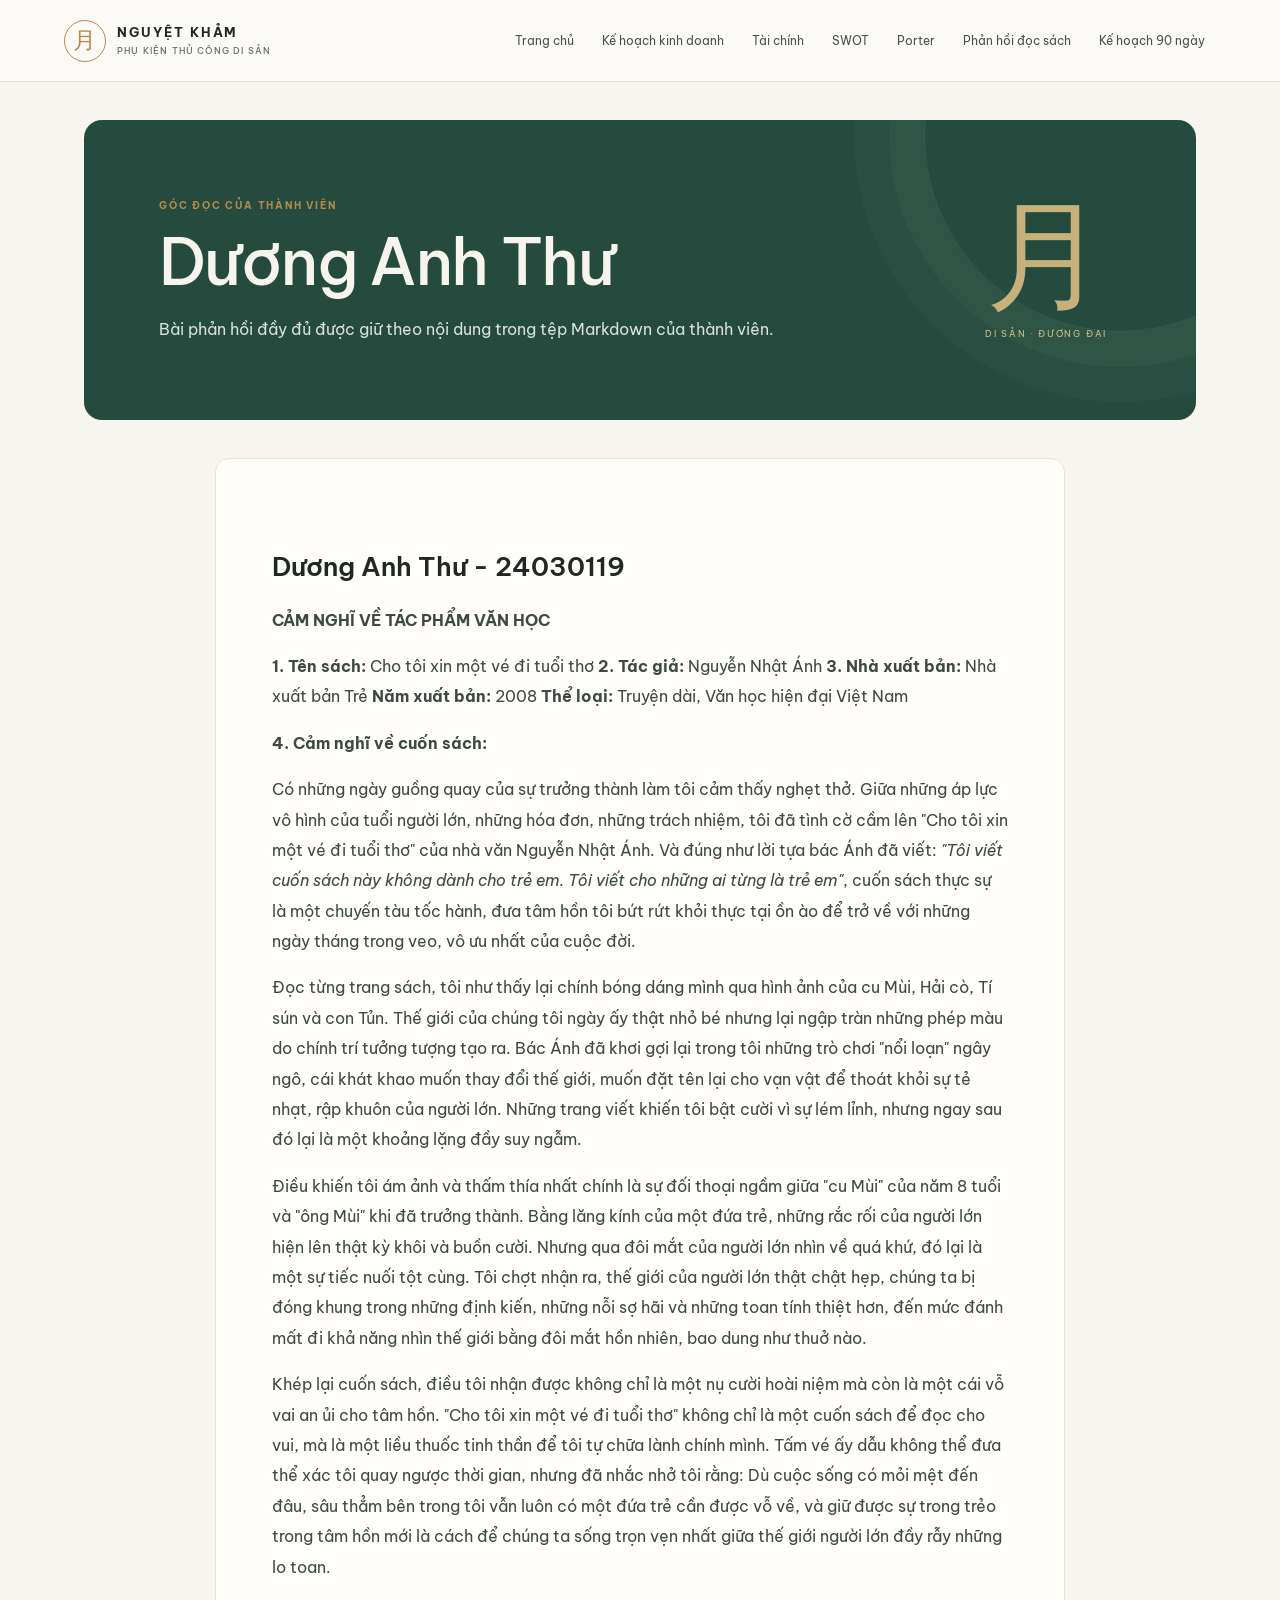
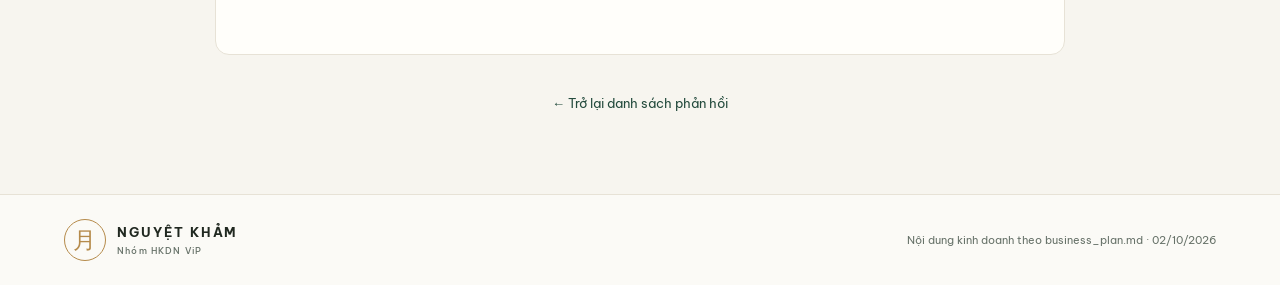
<file: reflection-duong-anh-thu-24030119.html>
<!doctype html><html lang="vi"><head><meta charset="UTF-8"><meta name="viewport" content="width=device-width, initial-scale=1"><meta name="description" content="Bài phản hồi đọc sách của Dương Anh Thư."><title>Phản hồi của Dương Anh Thư — Nguyệt Khảm</title><link rel="stylesheet" href="style.css"></head><body><header class="top"><a class="brand" href="index.html"><span class="seal">月</span><span>NGUYỆT KHẢM<small>PHỤ KIỆN THỦ CÔNG DI SẢN</small></span></a><nav><a class="" href="index.html">Trang chủ</a><a class="" href="business-plan.html">Kế hoạch kinh doanh</a><a class="" href="financial-analysis.html">Tài chính</a><a class="" href="swot.html">SWOT</a><a class="" href="five-forces.html">Porter</a><a class="" href="reflections.html">Phản hồi đọc sách</a><a class="" href="action-plan.html">Kế hoạch 90 ngày</a></nav></header><main><section class="hero"><div><p class="eyebrow">GÓC ĐỌC CỦA THÀNH VIÊN</p><h1>Dương Anh Thư</h1><p class="lead">Bài phản hồi đầy đủ được giữ theo nội dung trong tệp Markdown của thành viên.</p></div><div class="hero-mark"><span>月</span><small>DI SẢN · ĐƯƠNG ĐẠI</small></div></section><article class="reflection full"><h2>Dương Anh Thư - 24030119</h2>
<p><strong>CẢM NGHĨ VỀ TÁC PHẨM VĂN HỌC</strong></p>
<p><strong>1. Tên sách:</strong> Cho tôi xin một vé đi tuổi thơ <strong>2. Tác giả:</strong> Nguyễn Nhật Ánh <strong>3. Nhà xuất bản:</strong> Nhà xuất bản Trẻ <strong>Năm xuất bản:</strong> 2008 <strong>Thể loại:</strong> Truyện dài, Văn học hiện đại Việt Nam</p>
<p><strong>4. Cảm nghĩ về cuốn sách:</strong></p>
<p>Có những ngày guồng quay của sự trưởng thành làm tôi cảm thấy nghẹt thở. Giữa những áp lực vô hình của tuổi người lớn, những hóa đơn, những trách nhiệm, tôi đã tình cờ cầm lên &quot;Cho tôi xin một vé đi tuổi thơ&quot; của nhà văn Nguyễn Nhật Ánh. Và đúng như lời tựa bác Ánh đã viết: <em>&quot;Tôi viết cuốn sách này không dành cho trẻ em. Tôi viết cho những ai từng là trẻ em&quot;</em>, cuốn sách thực sự là một chuyến tàu tốc hành, đưa tâm hồn tôi bứt rứt khỏi thực tại ồn ào để trở về với những ngày tháng trong veo, vô ưu nhất của cuộc đời.</p>
<p>Đọc từng trang sách, tôi như thấy lại chính bóng dáng mình qua hình ảnh của cu Mùi, Hải cò, Tí sún và con Tủn. Thế giới của chúng tôi ngày ấy thật nhỏ bé nhưng lại ngập tràn những phép màu do chính trí tưởng tượng tạo ra. Bác Ánh đã khơi gợi lại trong tôi những trò chơi &quot;nổi loạn&quot; ngây ngô, cái khát khao muốn thay đổi thế giới, muốn đặt tên lại cho vạn vật để thoát khỏi sự tẻ nhạt, rập khuôn của người lớn. Những trang viết khiến tôi bật cười vì sự lém lỉnh, nhưng ngay sau đó lại là một khoảng lặng đầy suy ngẫm.</p>
<p>Điều khiến tôi ám ảnh và thấm thía nhất chính là sự đối thoại ngầm giữa &quot;cu Mùi&quot; của năm 8 tuổi và &quot;ông Mùi&quot; khi đã trưởng thành. Bằng lăng kính của một đứa trẻ, những rắc rối của người lớn hiện lên thật kỳ khôi và buồn cười. Nhưng qua đôi mắt của người lớn nhìn về quá khứ, đó lại là một sự tiếc nuối tột cùng. Tôi chợt nhận ra, thế giới của người lớn thật chật hẹp, chúng ta bị đóng khung trong những định kiến, những nỗi sợ hãi và những toan tính thiệt hơn, đến mức đánh mất đi khả năng nhìn thế giới bằng đôi mắt hồn nhiên, bao dung như thuở nào.</p>
<p>Khép lại cuốn sách, điều tôi nhận được không chỉ là một nụ cười hoài niệm mà còn là một cái vỗ vai an ủi cho tâm hồn. &quot;Cho tôi xin một vé đi tuổi thơ&quot; không chỉ là một cuốn sách để đọc cho vui, mà là một liều thuốc tinh thần để tôi tự chữa lành chính mình. Tấm vé ấy dẫu không thể đưa thể xác tôi quay ngược thời gian, nhưng đã nhắc nhở tôi rằng: Dù cuộc sống có mỏi mệt đến đâu, sâu thẳm bên trong tôi vẫn luôn có một đứa trẻ cần được vỗ về, và giữ được sự trong trẻo trong tâm hồn mới là cách để chúng ta sống trọn vẹn nhất giữa thế giới người lớn đầy rẫy những lo toan.</p></article><a class="back" href="reflections.html">← Trở lại danh sách phản hồi</a></main><footer><a class="brand" href="index.html"><span class="seal">月</span><span>NGUYỆT KHẢM<small>Nhóm HKDN ViP</small></span></a><span>Nội dung kinh doanh theo business_plan.md · 02/10/2026</span></footer></body></html>
</file>
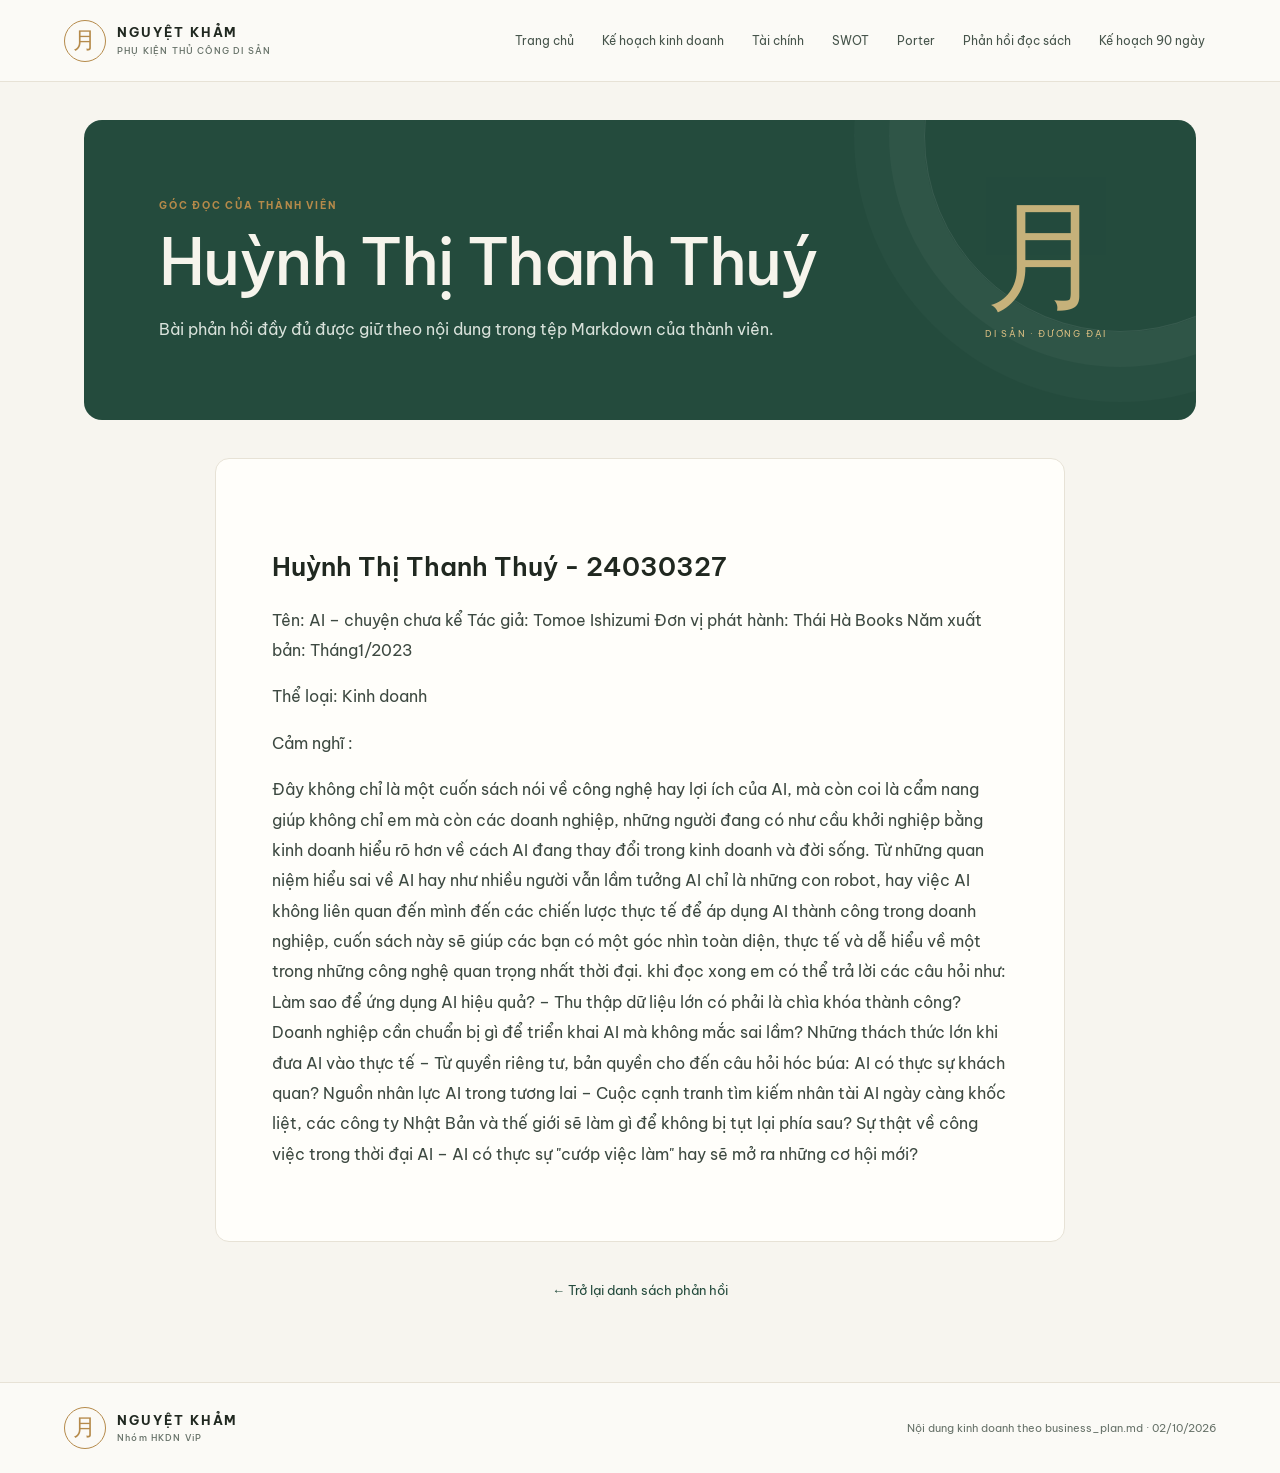
<file: reflection-huynh-thi-thanh-thuy-24030327.html>
<!doctype html><html lang="vi"><head><meta charset="UTF-8"><meta name="viewport" content="width=device-width, initial-scale=1"><meta name="description" content="Bài phản hồi đọc sách của Huỳnh Thị Thanh Thuý."><title>Phản hồi của Huỳnh Thị Thanh Thuý — Nguyệt Khảm</title><link rel="stylesheet" href="style.css"></head><body><header class="top"><a class="brand" href="index.html"><span class="seal">月</span><span>NGUYỆT KHẢM<small>PHỤ KIỆN THỦ CÔNG DI SẢN</small></span></a><nav><a class="" href="index.html">Trang chủ</a><a class="" href="business-plan.html">Kế hoạch kinh doanh</a><a class="" href="financial-analysis.html">Tài chính</a><a class="" href="swot.html">SWOT</a><a class="" href="five-forces.html">Porter</a><a class="" href="reflections.html">Phản hồi đọc sách</a><a class="" href="action-plan.html">Kế hoạch 90 ngày</a></nav></header><main><section class="hero"><div><p class="eyebrow">GÓC ĐỌC CỦA THÀNH VIÊN</p><h1>Huỳnh Thị Thanh Thuý</h1><p class="lead">Bài phản hồi đầy đủ được giữ theo nội dung trong tệp Markdown của thành viên.</p></div><div class="hero-mark"><span>月</span><small>DI SẢN · ĐƯƠNG ĐẠI</small></div></section><article class="reflection full"><h2>Huỳnh Thị Thanh Thuý - 24030327</h2>
<p>Tên: AI – chuyện chưa kể Tác giả: Tomoe Ishizumi Đơn vị phát hành: Thái Hà Books Năm xuất bản: Tháng1/2023</p>
<p>Thể loại: Kinh doanh</p>
<p>Cảm nghĩ :</p>
<p>Đây không chỉ là một cuốn sách nói về công nghệ hay lợi ích của AI, mà còn coi là cẩm nang giúp không chỉ em mà còn các doanh nghiệp, những người đang có như cầu khởi nghiệp bằng kinh doanh hiểu rõ hơn về cách AI đang thay đổi trong kinh doanh và đời sống. Từ những quan niệm hiểu sai về AI hay như nhiều người vẫn lầm tưởng  AI chỉ là những con robot, hay việc AI không liên quan đến mình đến các chiến lược thực tế để áp dụng AI thành công trong doanh nghiệp, cuốn sách này sẽ giúp các bạn có một góc nhìn toàn diện, thực tế và dễ hiểu về một trong những công nghệ quan trọng nhất thời đại. khi đọc xong em có thể trả lời các câu hỏi như: Làm sao để ứng dụng AI hiệu quả? – Thu thập dữ liệu lớn có phải là chìa khóa thành công? Doanh nghiệp cần chuẩn bị gì để triển khai AI mà không mắc sai lầm? Những thách thức lớn khi đưa AI vào thực tế – Từ quyền riêng tư, bản quyền cho đến câu hỏi hóc búa: AI có thực sự khách quan? Nguồn nhân lực AI trong tương lai – Cuộc cạnh tranh tìm kiếm nhân tài AI ngày càng khốc liệt, các công ty Nhật Bản và thế giới sẽ làm gì để không bị tụt lại phía sau? Sự thật về công việc trong thời đại AI – AI có thực sự &quot;cướp việc làm&quot; hay sẽ mở ra những cơ hội mới?</p></article><a class="back" href="reflections.html">← Trở lại danh sách phản hồi</a></main><footer><a class="brand" href="index.html"><span class="seal">月</span><span>NGUYỆT KHẢM<small>Nhóm HKDN ViP</small></span></a><span>Nội dung kinh doanh theo business_plan.md · 02/10/2026</span></footer></body></html>
</file>
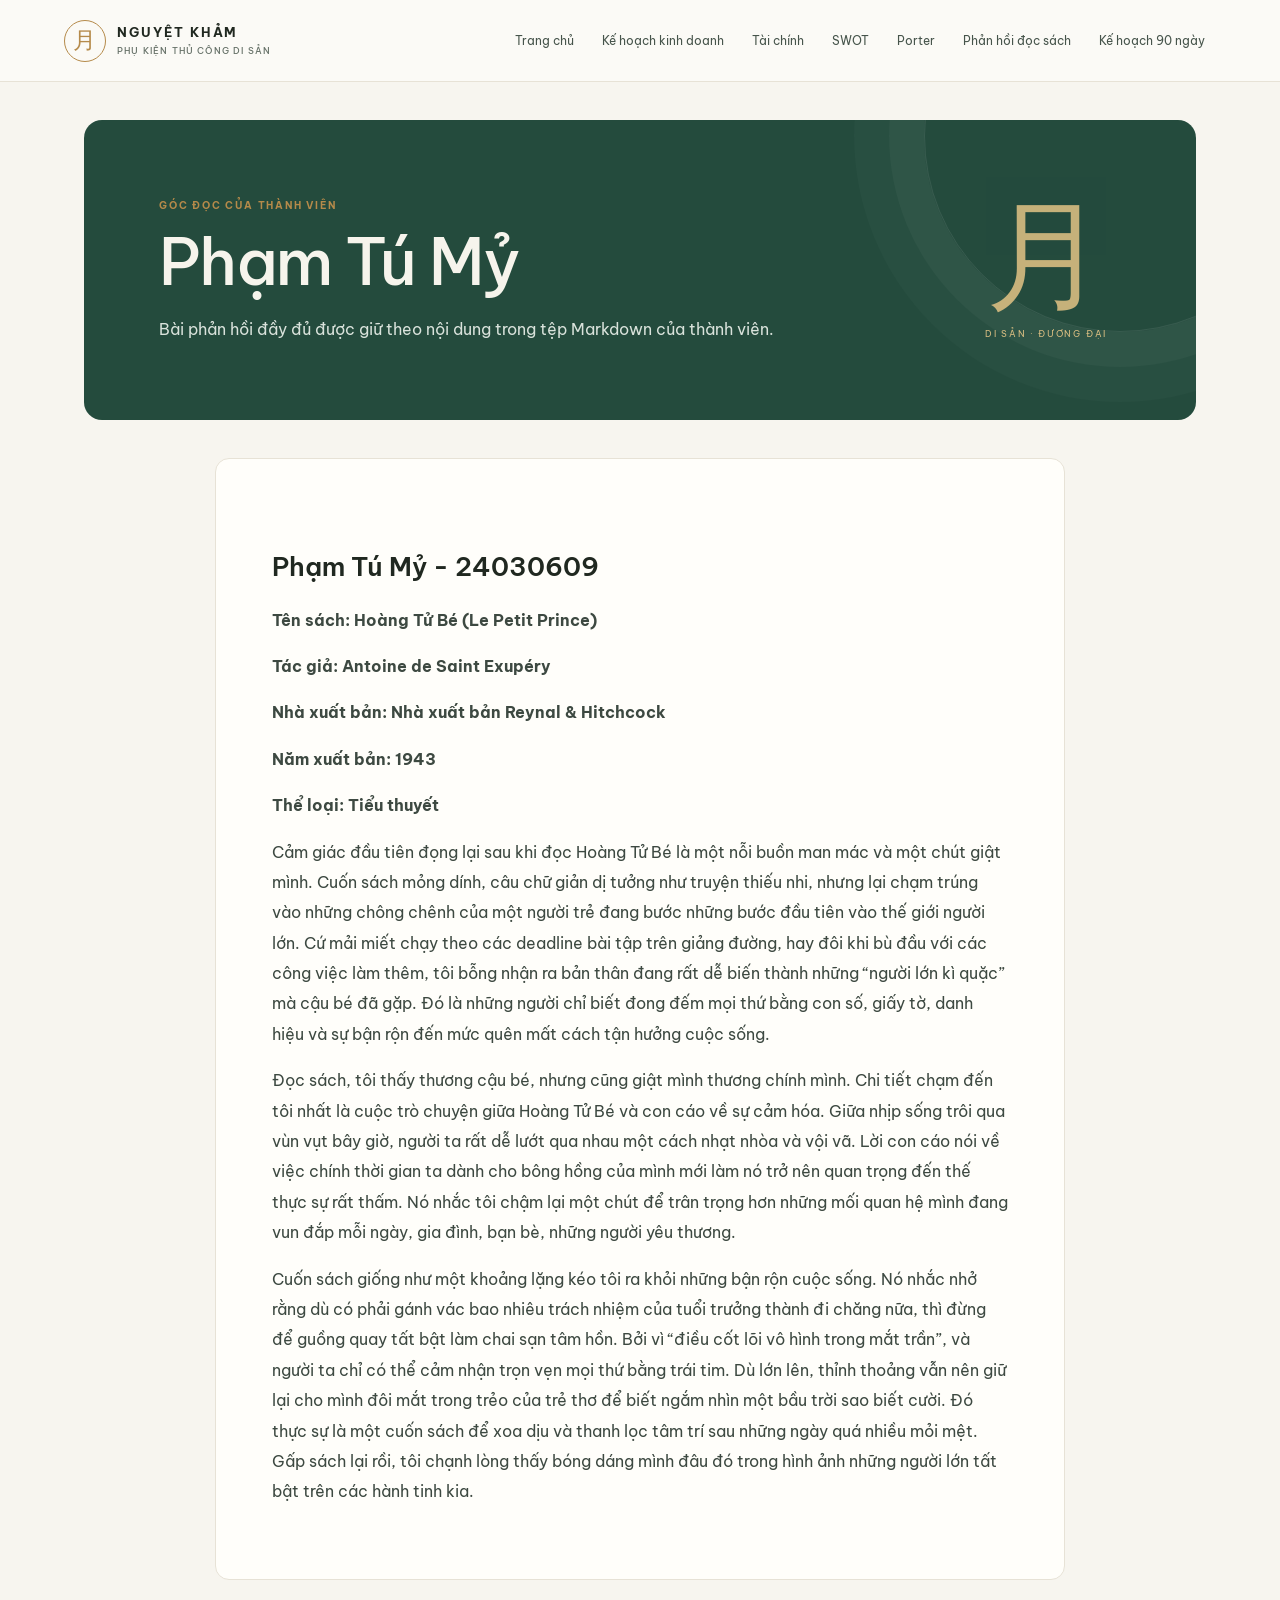
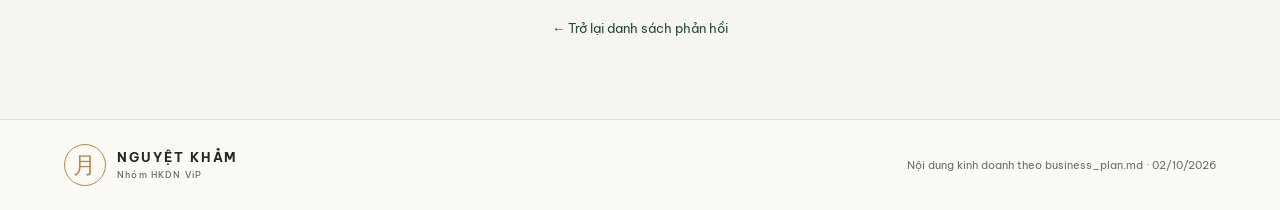
<file: reflection-pham-tu-my-24030609.html>
<!doctype html><html lang="vi"><head><meta charset="UTF-8"><meta name="viewport" content="width=device-width, initial-scale=1"><meta name="description" content="Bài phản hồi đọc sách của Phạm Tú Mỷ."><title>Phản hồi của Phạm Tú Mỷ — Nguyệt Khảm</title><link rel="stylesheet" href="style.css"></head><body><header class="top"><a class="brand" href="index.html"><span class="seal">月</span><span>NGUYỆT KHẢM<small>PHỤ KIỆN THỦ CÔNG DI SẢN</small></span></a><nav><a class="" href="index.html">Trang chủ</a><a class="" href="business-plan.html">Kế hoạch kinh doanh</a><a class="" href="financial-analysis.html">Tài chính</a><a class="" href="swot.html">SWOT</a><a class="" href="five-forces.html">Porter</a><a class="" href="reflections.html">Phản hồi đọc sách</a><a class="" href="action-plan.html">Kế hoạch 90 ngày</a></nav></header><main><section class="hero"><div><p class="eyebrow">GÓC ĐỌC CỦA THÀNH VIÊN</p><h1>Phạm Tú Mỷ</h1><p class="lead">Bài phản hồi đầy đủ được giữ theo nội dung trong tệp Markdown của thành viên.</p></div><div class="hero-mark"><span>月</span><small>DI SẢN · ĐƯƠNG ĐẠI</small></div></section><article class="reflection full"><h2>Phạm Tú Mỷ - 24030609</h2>
<p><strong>Tên sách: Hoàng Tử Bé (Le Petit Prince)</strong></p>
<p><strong>Tác giả: Antoine de Saint Exupéry</strong></p>
<p><strong>Nhà xuất bản: Nhà xuất bản Reynal &amp; Hitchcock</strong></p>
<p><strong>Năm xuất bản: 1943</strong></p>
<p><strong>Thể loại: Tiểu thuyết</strong></p>
<p>Cảm giác đầu tiên đọng lại sau khi đọc Hoàng Tử Bé là một nỗi buồn man mác và một chút giật mình. Cuốn sách mỏng dính, câu chữ giản dị tưởng như truyện thiếu nhi, nhưng lại chạm trúng vào những chông chênh của một người trẻ đang bước những bước đầu tiên vào thế giới người lớn. Cứ mải miết chạy theo các deadline bài tập trên giảng đường, hay đôi khi bù đầu với các công việc làm thêm, tôi bỗng nhận ra bản thân đang rất dễ biến thành những “người lớn kì quặc” mà cậu bé đã gặp. Đó là những người chỉ biết đong đếm mọi thứ bằng con số, giấy tờ, danh hiệu và sự bận rộn đến mức quên mất cách tận hưởng cuộc sống.</p>
<p>Đọc sách, tôi thấy thương cậu bé, nhưng cũng giật mình thương chính mình. Chi tiết chạm đến tôi nhất là cuộc trò chuyện giữa Hoàng Tử Bé và con cáo về sự cảm hóa. Giữa nhịp sống trôi qua vùn vụt bây giờ, người ta rất dễ lướt qua nhau một cách nhạt nhòa và vội vã. Lời con cáo nói về việc chính thời gian ta dành cho bông hồng của mình mới làm nó trở nên quan trọng đến thế thực sự rất thấm. Nó nhắc tôi chậm lại một chút để trân trọng hơn những mối quan hệ mình đang vun đắp mỗi ngày, gia đình, bạn bè, những người yêu thương.</p>
<p>Cuốn sách giống như một khoảng lặng kéo tôi ra khỏi những bận rộn cuộc sống. Nó nhắc nhở rằng dù có phải gánh vác bao nhiêu trách nhiệm của tuổi trưởng thành đi chăng nữa, thì đừng để guồng quay tất bật làm chai sạn tâm hồn. Bởi vì “điều cốt lõi vô hình trong mắt trần”, và người ta chỉ có thể cảm nhận trọn vẹn mọi thứ bằng trái tim. Dù lớn lên, thỉnh thoảng vẫn nên giữ lại cho mình đôi mắt trong trẻo của trẻ thơ để biết ngắm nhìn một bầu trời sao biết cười. Đó thực sự là một cuốn sách để xoa dịu và thanh lọc tâm trí sau những ngày quá nhiều mỏi mệt. Gấp sách lại rồi, tôi chạnh lòng thấy bóng dáng mình đâu đó trong hình ảnh những người lớn tất bật trên các hành tinh kia.</p></article><a class="back" href="reflections.html">← Trở lại danh sách phản hồi</a></main><footer><a class="brand" href="index.html"><span class="seal">月</span><span>NGUYỆT KHẢM<small>Nhóm HKDN ViP</small></span></a><span>Nội dung kinh doanh theo business_plan.md · 02/10/2026</span></footer></body></html>
</file>
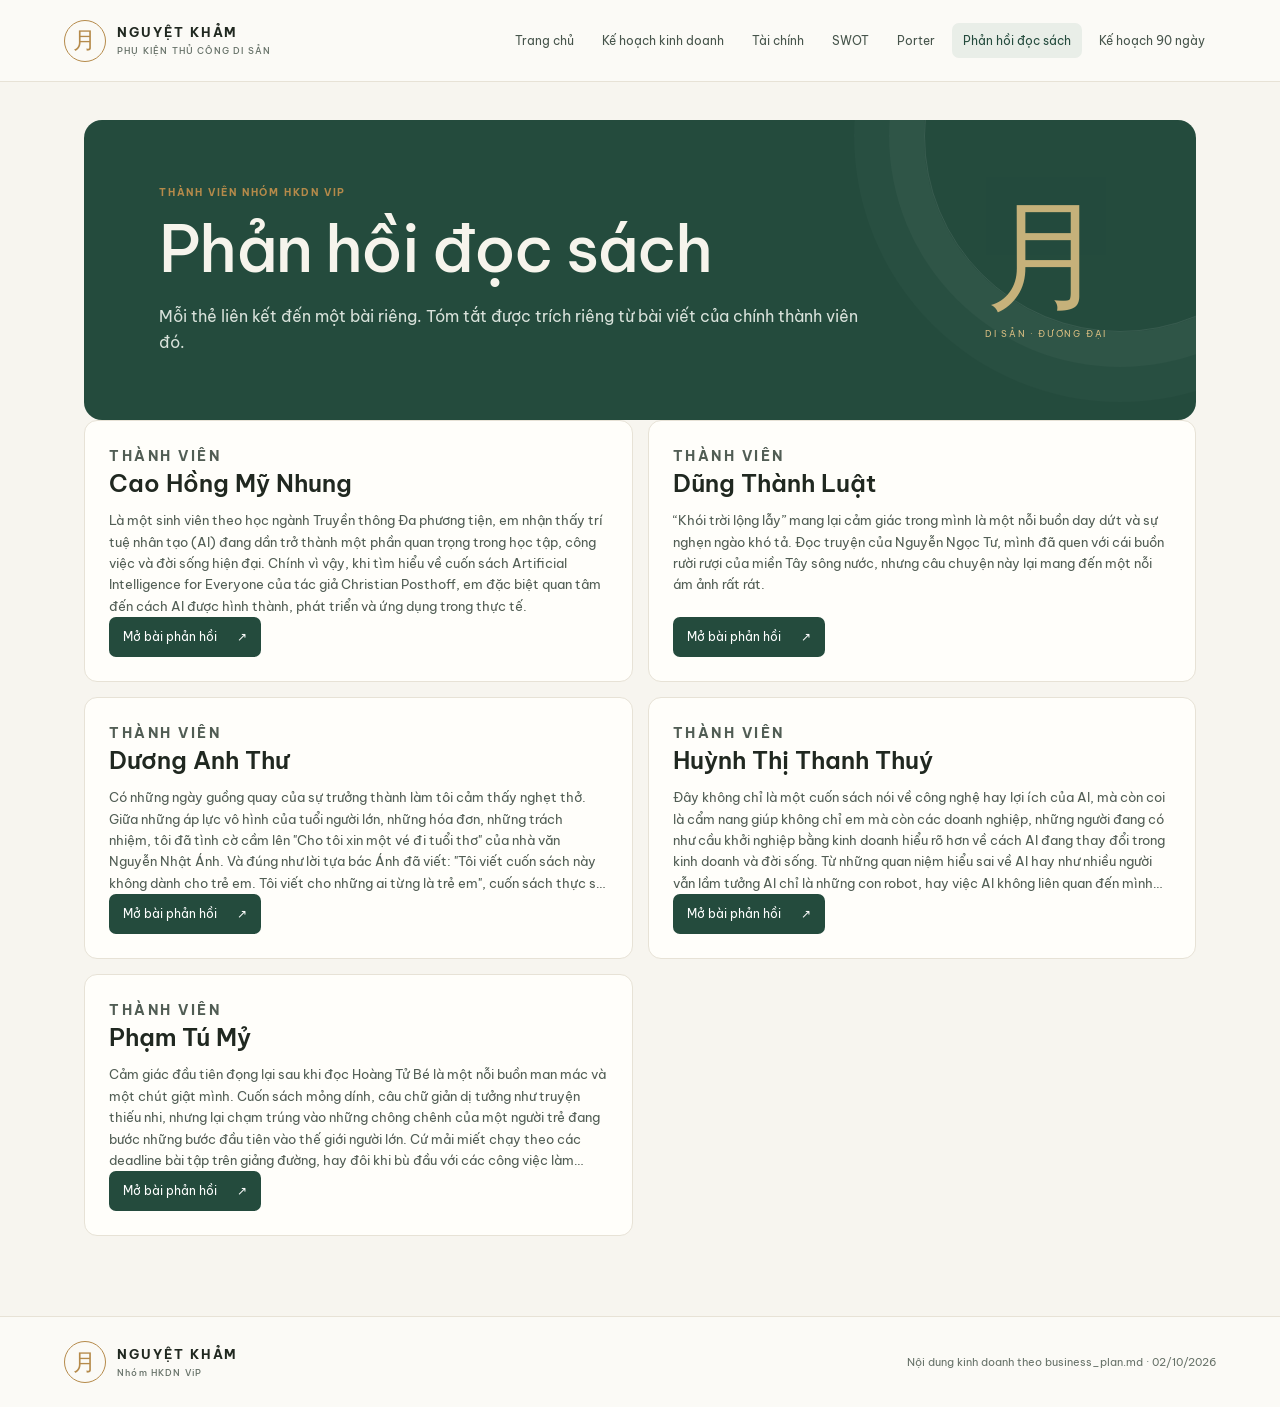
<file: reflections.html>
<!doctype html><html lang="vi"><head><meta charset="UTF-8"><meta name="viewport" content="width=device-width, initial-scale=1"><meta name="description" content="Phản hồi đọc sách của các thành viên dự án."><title>Phản hồi đọc sách — Nguyệt Khảm</title><link rel="stylesheet" href="style.css"></head><body><header class="top"><a class="brand" href="index.html"><span class="seal">月</span><span>NGUYỆT KHẢM<small>PHỤ KIỆN THỦ CÔNG DI SẢN</small></span></a><nav><a class="" href="index.html">Trang chủ</a><a class="" href="business-plan.html">Kế hoạch kinh doanh</a><a class="" href="financial-analysis.html">Tài chính</a><a class="" href="swot.html">SWOT</a><a class="" href="five-forces.html">Porter</a><a class="active" href="reflections.html">Phản hồi đọc sách</a><a class="" href="action-plan.html">Kế hoạch 90 ngày</a></nav></header><main><section class="hero"><div><p class="eyebrow">THÀNH VIÊN NHÓM HKDN VIP</p><h1>Phản hồi đọc sách</h1><p class="lead">Mỗi thẻ liên kết đến một bài riêng. Tóm tắt được trích riêng từ bài viết của chính thành viên đó.</p></div><div class="hero-mark"><span>月</span><small>DI SẢN · ĐƯƠNG ĐẠI</small></div></section><div class="grid two"><article class="card reflection-card"><p class="eyebrow">THÀNH VIÊN</p><h2>Cao Hồng Mỹ Nhung</h2><p>Là một sinh viên theo học ngành Truyền thông Đa phương tiện, em nhận thấy trí tuệ nhân tạo (AI) đang dần trở thành một phần quan trọng trong học tập, công việc và đời sống hiện đại. Chính vì vậy, khi tìm hiểu về cuốn sách Artificial Intelligence for Everyone của tác giả Christian Posthoff, em đặc biệt quan tâm đến cách AI được hình thành, phát triển và ứng dụng trong thực tế.</p><a class="button" href="reflection-cao-hong-my-nhung-24030370.html">Mở bài phản hồi <span>↗</span></a></article><article class="card reflection-card"><p class="eyebrow">THÀNH VIÊN</p><h2>Dũng Thành Luật</h2><p>“Khói trời lộng lẫy” mang lại cảm giác trong mình là một nỗi buồn day dứt và sự nghẹn ngào khó tả. Đọc truyện của Nguyễn Ngọc Tư, mình đã quen với cái buồn rười rượi của miền Tây sông nước, nhưng câu chuyện này lại mang đến một nỗi ám ảnh rất rát.</p><a class="button" href="reflection-dung-thanh-luat-24030138.html">Mở bài phản hồi <span>↗</span></a></article><article class="card reflection-card"><p class="eyebrow">THÀNH VIÊN</p><h2>Dương Anh Thư</h2><p>Có những ngày guồng quay của sự trưởng thành làm tôi cảm thấy nghẹt thở. Giữa những áp lực vô hình của tuổi người lớn, những hóa đơn, những trách nhiệm, tôi đã tình cờ cầm lên &quot;Cho tôi xin một vé đi tuổi thơ&quot; của nhà văn Nguyễn Nhật Ánh. Và đúng như lời tựa bác Ánh đã viết: &quot;Tôi viết cuốn sách này không dành cho trẻ em. Tôi viết cho những ai từng là trẻ em&quot;, cuốn sách thực sự là một chuyến tàu tốc hành, đưa tâm hồn tôi bứt rứt khỏi thực tại ồn ào để trở về với những ngày tháng trong veo, vô ưu nhất của cuộc đời.</p><a class="button" href="reflection-duong-anh-thu-24030119.html">Mở bài phản hồi <span>↗</span></a></article><article class="card reflection-card"><p class="eyebrow">THÀNH VIÊN</p><h2>Huỳnh Thị Thanh Thuý</h2><p>Đây không chỉ là một cuốn sách nói về công nghệ hay lợi ích của AI, mà còn coi là cẩm nang giúp không chỉ em mà còn các doanh nghiệp, những người đang có như cầu khởi nghiệp bằng kinh doanh hiểu rõ hơn về cách AI đang thay đổi trong kinh doanh và đời sống. Từ những quan niệm hiểu sai về AI hay như nhiều người vẫn lầm tưởng  AI chỉ là những con robot, hay việc AI không liên quan đến mình đến các chiến lược thực tế để áp dụng AI thành công trong doanh nghiệp, cuốn sách này sẽ giúp các bạn có một góc nhìn toàn diện, thực tế và dễ hiểu về một trong những công nghệ quan trọng nhất thời đại. khi đọc xong em có thể trả lời các câu hỏi như:
Làm sao để ứng dụng AI hiệu quả? – Thu thập dữ liệu lớn có phải là chìa khóa thành công? Doanh nghiệp cần chuẩn bị gì để triển khai AI mà không mắc sai lầm?
Những thách thức lớn khi đưa AI vào thực tế – Từ quyền riêng tư, bản quyền cho đến câu hỏi hóc búa: AI có thực sự khách quan?
Nguồn nhân lực AI trong tương lai – Cuộc cạnh tranh tìm kiếm nhân tài AI ngày càng khốc liệt, các công ty Nhật Bản và thế giới sẽ làm gì để không bị tụt lại phía sau?
Sự thật về công việc trong thời đại AI – AI có thực sự &quot;cướp việc làm&quot; hay sẽ mở ra những cơ hội mới?</p><a class="button" href="reflection-huynh-thi-thanh-thuy-24030327.html">Mở bài phản hồi <span>↗</span></a></article><article class="card reflection-card"><p class="eyebrow">THÀNH VIÊN</p><h2>Phạm Tú Mỷ</h2><p>Cảm giác đầu tiên đọng lại sau khi đọc Hoàng Tử Bé là một nỗi buồn man mác và một chút giật mình. Cuốn sách mỏng dính, câu chữ giản dị tưởng như truyện thiếu nhi, nhưng lại chạm trúng vào những chông chênh của một người trẻ đang bước những bước đầu tiên vào thế giới người lớn. Cứ mải miết chạy theo các deadline bài tập trên giảng đường, hay đôi khi bù đầu với các công việc làm thêm, tôi bỗng nhận ra bản thân đang rất dễ biến thành những “người lớn kì quặc” mà cậu bé đã gặp. Đó là những người chỉ biết đong đếm mọi thứ bằng con số, giấy tờ, danh hiệu và sự bận rộn đến mức quên mất cách tận hưởng cuộc sống.</p><a class="button" href="reflection-pham-tu-my-24030609.html">Mở bài phản hồi <span>↗</span></a></article></div></main><footer><a class="brand" href="index.html"><span class="seal">月</span><span>NGUYỆT KHẢM<small>Nhóm HKDN ViP</small></span></a><span>Nội dung kinh doanh theo business_plan.md · 02/10/2026</span></footer></body></html>
</file>
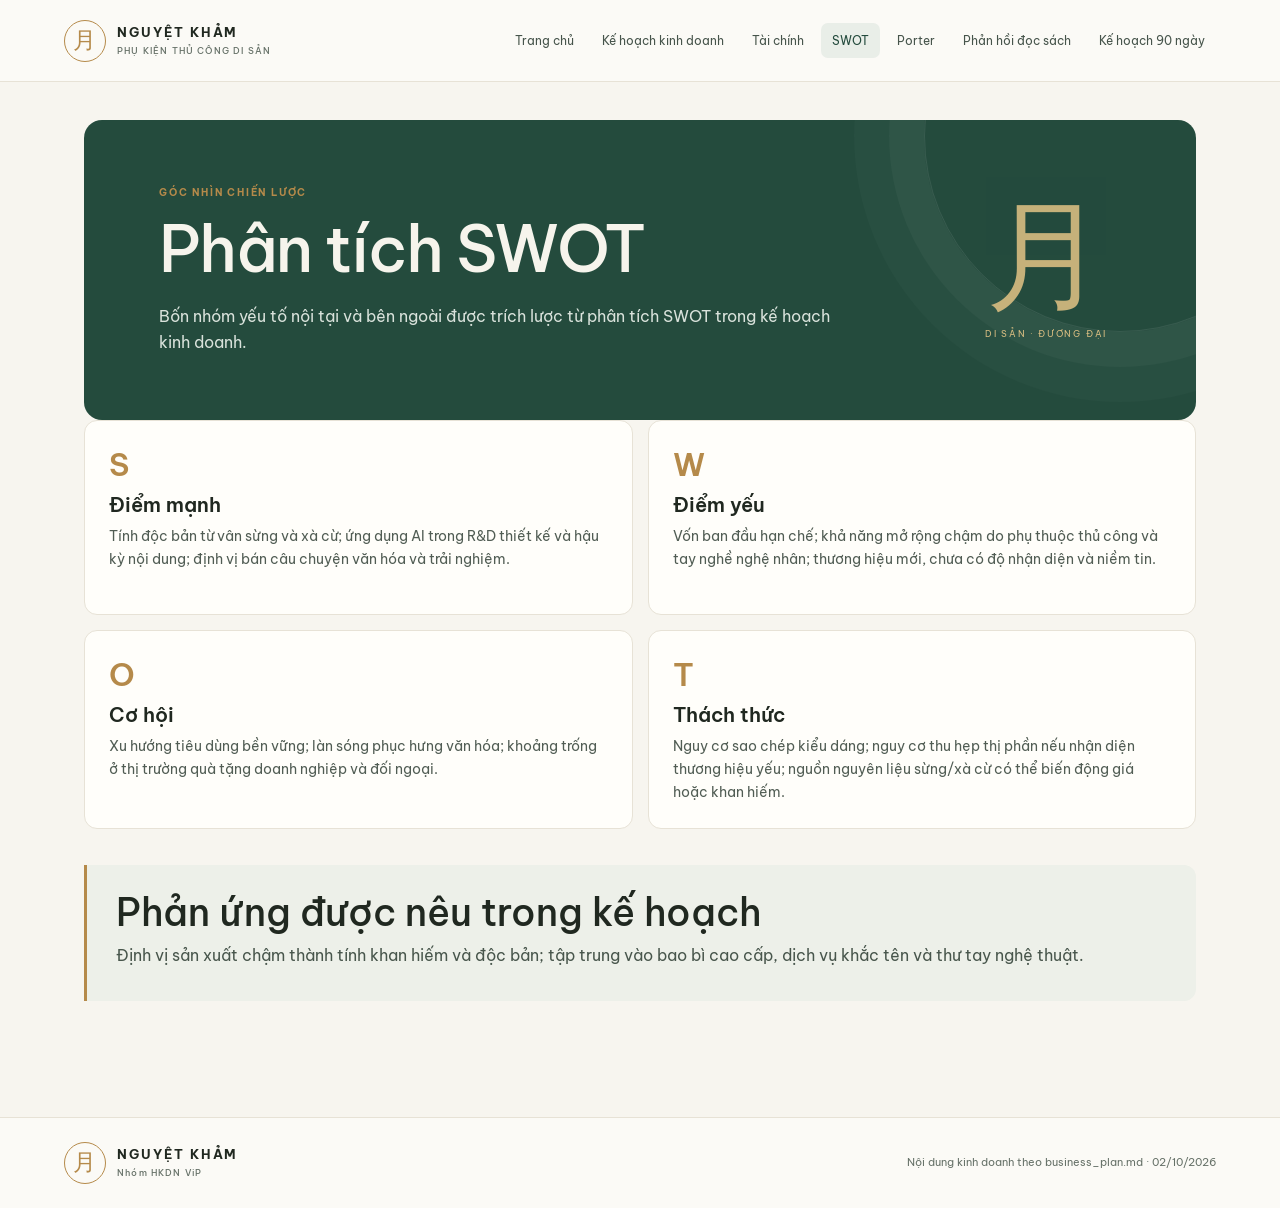
<file: swot.html>
<!doctype html><html lang="vi"><head><meta charset="UTF-8"><meta name="viewport" content="width=device-width, initial-scale=1"><meta name="description" content="Phân tích SWOT từ kế hoạch Nguyệt Khảm."><title>Phân tích SWOT — Nguyệt Khảm</title><link rel="stylesheet" href="style.css"></head><body><header class="top"><a class="brand" href="index.html"><span class="seal">月</span><span>NGUYỆT KHẢM<small>PHỤ KIỆN THỦ CÔNG DI SẢN</small></span></a><nav><a class="" href="index.html">Trang chủ</a><a class="" href="business-plan.html">Kế hoạch kinh doanh</a><a class="" href="financial-analysis.html">Tài chính</a><a class="active" href="swot.html">SWOT</a><a class="" href="five-forces.html">Porter</a><a class="" href="reflections.html">Phản hồi đọc sách</a><a class="" href="action-plan.html">Kế hoạch 90 ngày</a></nav></header><main><section class="hero"><div><p class="eyebrow">GÓC NHÌN CHIẾN LƯỢC</p><h1>Phân tích SWOT</h1><p class="lead">Bốn nhóm yếu tố nội tại và bên ngoài được trích lược từ phân tích SWOT trong kế hoạch kinh doanh.</p></div><div class="hero-mark"><span>月</span><small>DI SẢN · ĐƯƠNG ĐẠI</small></div></section><div class="grid two swot"><article class="card"><span class="tag">S</span><h3>Điểm mạnh</h3><p>Tính độc bản từ vân sừng và xà cừ; ứng dụng AI trong R&D thiết kế và hậu kỳ nội dung; định vị bán câu chuyện văn hóa và trải nghiệm.</p></article><article class="card"><span class="tag">W</span><h3>Điểm yếu</h3><p>Vốn ban đầu hạn chế; khả năng mở rộng chậm do phụ thuộc thủ công và tay nghề nghệ nhân; thương hiệu mới, chưa có độ nhận diện và niềm tin.</p></article><article class="card"><span class="tag">O</span><h3>Cơ hội</h3><p>Xu hướng tiêu dùng bền vững; làn sóng phục hưng văn hóa; khoảng trống ở thị trường quà tặng doanh nghiệp và đối ngoại.</p></article><article class="card"><span class="tag">T</span><h3>Thách thức</h3><p>Nguy cơ sao chép kiểu dáng; nguy cơ thu hẹp thị phần nếu nhận diện thương hiệu yếu; nguồn nguyên liệu sừng/xà cừ có thể biến động giá hoặc khan hiếm.</p></article></div><div class="callout"><h2>Phản ứng được nêu trong kế hoạch</h2><p>Định vị sản xuất chậm thành tính khan hiếm và độc bản; tập trung vào bao bì cao cấp, dịch vụ khắc tên và thư tay nghệ thuật.</p></div></main><footer><a class="brand" href="index.html"><span class="seal">月</span><span>NGUYỆT KHẢM<small>Nhóm HKDN ViP</small></span></a><span>Nội dung kinh doanh theo business_plan.md · 02/10/2026</span></footer></body></html>
</file>
<file: style.css>
@import url('https://fonts.googleapis.com/css2?family=Be+Vietnam+Pro:wght@400;500;600;700&display=swap');
:root{--ink:#202820;--muted:#677269;--paper:#f7f5ef;--white:#fffefa;--green:#244b3d;--green2:#47725c;--gold:#b58a4a;--line:#e7e2d6;--serif:'Be Vietnam Pro','Noto Sans','Segoe UI',Arial,sans-serif;--sans:'Be Vietnam Pro','Noto Sans','Segoe UI',Arial,sans-serif}*{box-sizing:border-box;font-family:var(--sans)}body{margin:0;background:var(--paper);color:var(--ink);font-family:var(--sans);line-height:1.65}a{color:inherit;text-decoration:none}.top{min-height:82px;padding:15px clamp(20px,5vw,80px);display:flex;align-items:center;justify-content:space-between;gap:24px;background:#fbfaf6;border-bottom:1px solid var(--line)}.brand{display:flex;align-items:center;gap:11px;font-size:13px;letter-spacing:.15em;font-weight:700;white-space:nowrap}.brand small{display:block;font-size:9px;letter-spacing:.13em;font-weight:500;color:var(--muted)}.seal{display:grid;place-items:center;width:42px;height:42px;border:1px solid var(--gold);border-radius:50%;color:var(--gold);font:23px var(--serif)}nav{display:flex;gap:6px;flex-wrap:wrap;justify-content:flex-end}nav a{padding:8px 11px;border-radius:7px;color:#46544b;font-size:12px}nav a:hover,nav a.active{background:#e9eee8;color:var(--green)}main{max-width:1240px;margin:auto;padding:38px clamp(20px,5vw,76px) 80px}.hero{min-height:300px;background:var(--green);color:#f6f4ec;border-radius:18px;padding:52px clamp(26px,6vw,75px);display:flex;align-items:center;justify-content:space-between;gap:30px;position:relative;overflow:hidden}.hero:after{content:'';position:absolute;width:390px;height:390px;border:1px solid #ffffff17;border-radius:50%;right:-120px;top:-180px;box-shadow:0 0 0 35px #ffffff08,0 0 0 70px #ffffff05}.hero>div:first-child{max-width:760px;position:relative;z-index:1}.eyebrow{color:var(--gold);font-size:10px;font-weight:700;letter-spacing:.18em;margin:0 0 13px}.hero h1{font:500 clamp(34px,5.5vw,64px)/1.1 var(--serif);letter-spacing:-.025em;margin:0}.hero h1 em{color:#dfc58f}.lead{font-size:16px;color:#d9e2db;max-width:700px;margin:18px 0 0}.hero-mark{z-index:1;min-width:150px;display:grid;justify-items:center;color:#d8bd81}.hero-mark span{font:120px/.9 var(--serif);opacity:.9}.hero-mark small{font-size:9px;letter-spacing:.2em;margin-top:20px}.metrics{display:grid;grid-template-columns:repeat(4,1fr);gap:13px;margin:20px 0 66px}.metrics article{background:var(--white);border:1px solid var(--line);border-radius:12px;padding:19px 20px;display:flex;flex-direction:column;gap:4px}.metrics span,.metrics small{font-size:11px;color:var(--muted)}.metrics strong{font:600 24px var(--serif);color:var(--green);overflow-wrap:anywhere}.section-head{display:flex;align-items:end;justify-content:space-between;gap:20px;margin:60px 0 21px}.section-head h2,.split h2,.callout h2{font:500 clamp(26px,3.3vw,38px)/1.18 var(--serif);margin:0}.section-head>p{font-size:12px;color:var(--muted);max-width:370px;margin:0 0 3px}.grid{display:grid;gap:15px}.grid.two{grid-template-columns:repeat(2,minmax(0,1fr))}.grid.three{grid-template-columns:repeat(3,minmax(0,1fr))}.card,.chart-card{background:var(--white);border:1px solid var(--line);border-radius:13px;padding:24px}.card h3{font:600 20px var(--serif);margin:8px 0}.card p{font-size:14px;color:#515d54;margin:0}.tag{display:inline-block;color:var(--green2);font-size:9px;letter-spacing:.15em;font-weight:700}.split{display:grid;grid-template-columns:1fr 1fr;gap:35px;align-items:center;margin:70px 0}.split h2{max-width:520px}.split .lead{color:var(--muted);margin:0}.link-card{padding:19px 20px;background:var(--white);border:1px solid var(--line);border-radius:10px;display:flex;justify-content:space-between;color:var(--green);font-size:14px;font-weight:600}.link-card:hover{border-color:var(--gold);transform:translateY(-1px)}.callout{margin:36px 0;background:#edf0e9;border-left:3px solid var(--gold);padding:25px 29px;border-radius:0 12px 12px 0}.callout p{margin:7px 0;color:#48564c}.table-wrap{overflow-x:auto;background:var(--white);border:1px solid var(--line);border-radius:13px}table{border-collapse:collapse;width:100%;min-width:690px;text-align:left;font-size:13px}th,td{padding:14px 17px;border-bottom:1px solid var(--line)}th{background:#eef0e9;color:#435649;font-size:11px;letter-spacing:.04em}td:not(:first-child){font-variant-numeric:tabular-nums}.total{font-weight:700;color:var(--green);background:#f8f7f1}.chart-card{margin-top:20px}.bar-row{display:grid;grid-template-columns:180px 1fr 160px;align-items:center;gap:16px;margin:18px 0;font-size:13px}.bar-row b{text-align:right;font-size:12px}.bar{height:12px;background:#e9e7de;border-radius:9px;overflow:hidden}.bar i{display:block;height:100%;background:var(--green2);border-radius:9px}.note{font-size:11px;color:var(--muted);margin-top:22px}.swot .card{min-height:195px}.swot .tag{font:600 31px var(--serif);color:var(--gold)}.force h2{font:500 24px/1.2 var(--serif);margin:13px 0}.rating{display:inline-block;padding:5px 11px;background:#e9eee8;border-radius:20px;color:var(--green);font-size:12px;font-weight:700;margin:0 0 15px}.force details{border-top:1px solid var(--line);margin-top:17px;padding-top:12px;color:var(--muted);font-size:12px}.force summary{cursor:pointer;color:var(--green);font-weight:600}.reflection-card{display:flex;flex-direction:column;align-items:flex-start}.reflection-card h2{font:600 24px var(--serif);margin:0 0 12px}.reflection-card>p:not(.eyebrow){font-size:13px;display:-webkit-box;-webkit-line-clamp:5;-webkit-box-orient:vertical;overflow:hidden;min-height:105px}.button{margin-top:auto;display:inline-flex;gap:20px;align-items:center;background:var(--green);color:white;padding:10px 14px;border-radius:7px;font-size:12px}.full{max-width:850px;margin:38px auto;background:var(--white);border:1px solid var(--line);border-radius:14px;padding:clamp(24px,5vw,56px)}.full p{font-size:16px;line-height:1.9;color:#3d4941}.full h2{font:600 26px var(--serif);margin-top:35px}.full ul{line-height:1.9}.back{display:block;text-align:center;color:var(--green);font-size:13px}.missing{padding:35px}.missing h2{margin:12px 0}.missing p{max-width:850px}footer{border-top:1px solid var(--line);padding:24px clamp(20px,5vw,80px);display:flex;justify-content:space-between;align-items:center;gap:20px;background:#fbfaf6}footer>span{font-size:11px;color:var(--muted)}@media(max-width:950px){.top{align-items:flex-start;flex-direction:column}.top nav{justify-content:flex-start}nav a{padding:7px 9px}.metrics{grid-template-columns:repeat(2,1fr)}.hero-mark{min-width:90px}.hero-mark span{font-size:80px}.bar-row{grid-template-columns:140px 1fr 130px}}@media(max-width:640px){main{padding-top:20px}.hero{min-height:250px;padding:34px 24px}.hero-mark{display:none}.hero h1{font-size:40px}.grid.two,.grid.three,.split{grid-template-columns:1fr}.split{gap:14px;margin:48px 0}.metrics{gap:9px;margin-bottom:48px}.metrics article{padding:15px}.metrics strong{font-size:20px}.section-head{display:block;margin:45px 0 17px}.section-head>p{margin-top:9px}.bar-row{grid-template-columns:1fr auto;gap:7px}.bar{grid-column:1/-1;grid-row:2}.bar-row b{grid-column:2;grid-row:1}footer{align-items:flex-start;flex-direction:column}.full{padding:23px}.full p{font-size:15px}}
</file>
